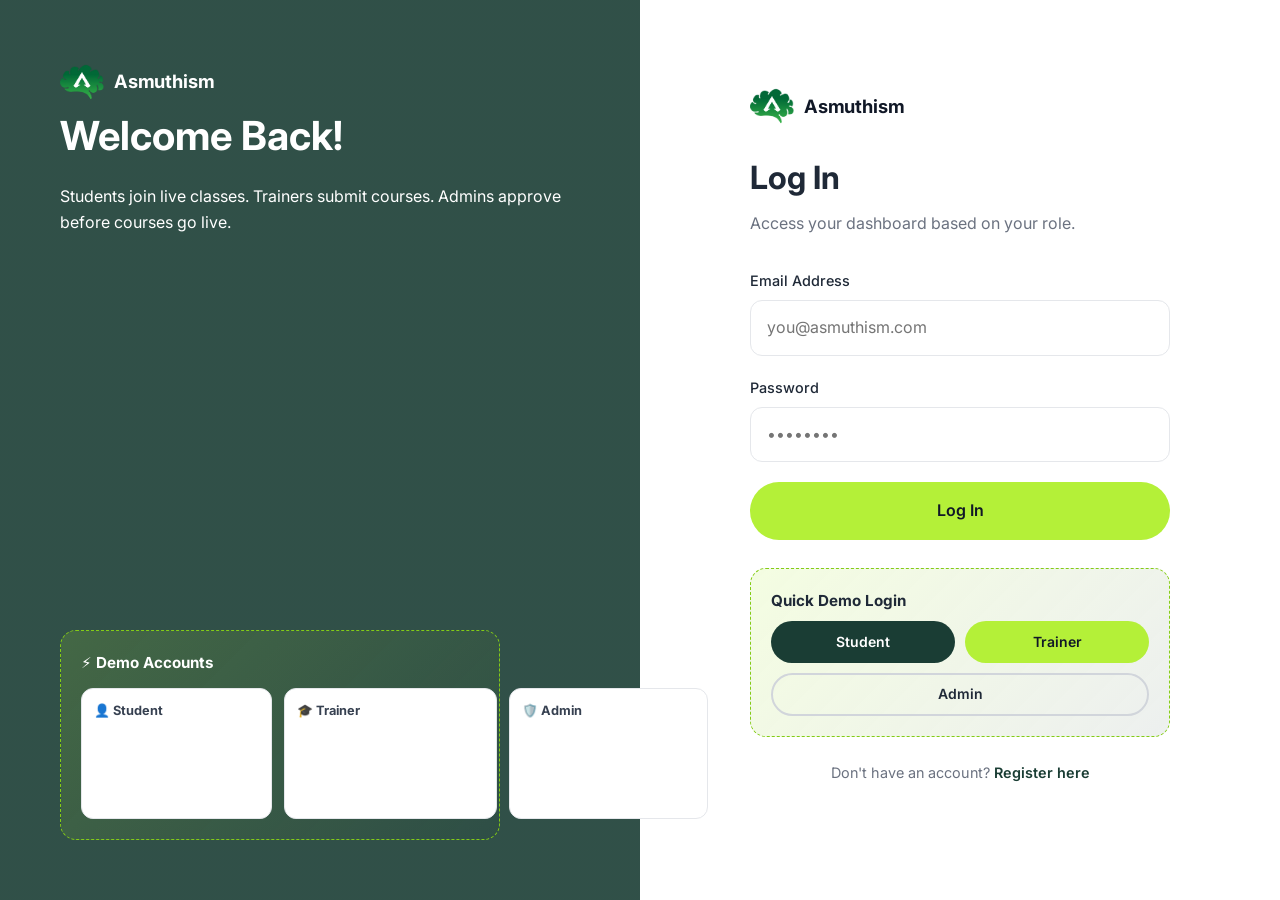
<file: admin.html>
<!DOCTYPE html>
<html lang="en">
<head>
  <meta charset="UTF-8">
  <meta name="viewport" content="width=device-width, initial-scale=1.0">
  <title>Admin Portal | Asmuthism</title>
  <link rel="icon" href="assets/logo-icon.png" type="image/png">
  <link rel="preconnect" href="https://fonts.googleapis.com">
  <link rel="preconnect" href="https://fonts.gstatic.com" crossorigin>
  <link href="https://fonts.googleapis.com/css2?family=Inter:wght@400;500;600;700&display=swap" rel="stylesheet">
  <link rel="stylesheet" href="css/styles.css">
</head>
<body class="dashboard-page admin-page portal-layout">
  <aside id="portal-sidebar" class="portal-sidebar"></aside>
  <div class="portal-main">
    <header class="site-header portal-header">
      <div class="header-inner">
        <button type="button" class="portal-mobile-menu" onclick="document.body.classList.toggle('portal-sidebar-open')">☰</button>
        <h2 class="portal-header-title">Admin Portal</h2>
        <div class="header-actions">
          <span class="role-badge role-badge--admin">🛡️ Admin</span>
          <button onclick="logout()" class="btn btn-outline btn-sm">Log Out</button>
        </div>
      </div>
    </header>
    <main class="portal-content" id="admin-root">
      <div class="container">
        <div class="dash-hero dash-hero--admin portal-fade-in">
          <div class="dash-hero-content">
            <p class="dash-hero-label">Admin Portal</p>
            <h1>Platform Control Center</h1>
            <p class="dash-hero-sub">Manage courses, trainers, student limits, payments oversight, and platform settings.</p>
          </div>
          <div class="dash-hero-stats dash-hero-stats--6">
            <div class="dash-hero-stat"><strong id="admin-stat-pending">0</strong><span>Pending</span></div>
            <div class="dash-hero-stat"><strong id="admin-stat-approved">0</strong><span>Approved</span></div>
            <div class="dash-hero-stat"><strong id="admin-stat-rejected">0</strong><span>Rejected</span></div>
            <div class="dash-hero-stat"><strong id="admin-stat-total">0</strong><span>Total</span></div>
            <div class="dash-hero-stat"><strong id="admin-stat-trainers">0</strong><span>Trainers</span></div>
            <div class="dash-hero-stat"><strong id="admin-stat-sessions">0</strong><span>Sessions</span></div>
          </div>
        </div>

        <section class="admin-panel active" data-panel="overview">
          <div id="admin-overview"></div>
        </section>

        <section class="admin-panel" data-panel="pending">
          <h2 class="admin-section-title">Courses awaiting approval</h2>
          <div id="pending-queue" class="admin-review-list"></div>
        </section>

        <section class="admin-panel" data-panel="all">
          <div class="admin-toolbar">
            <h2 class="admin-section-title">All courses</h2>
            <input type="search" id="admin-course-search" class="admin-search" placeholder="Search courses, trainers, categories…">
          </div>
          <div class="admin-table-wrap">
            <table class="admin-table">
              <thead>
                <tr>
                  <th>Course</th>
                  <th>Status</th>
                  <th>Enrolled / Limit</th>
                  <th>Price</th>
                  <th>Submitted By</th>
                  <th>Actions</th>
                </tr>
              </thead>
              <tbody id="admin-courses-body"></tbody>
            </table>
          </div>
        </section>

        <section class="admin-panel" data-panel="trainers">
          <h2 class="admin-section-title">Registered trainers</h2>
          <div id="admin-trainers-list" class="admin-trainers-grid"></div>
        </section>

        <section class="admin-panel" data-panel="applications">
          <h2 class="admin-section-title">Trainer applications</h2>
          <div id="admin-applications-list" class="admin-applications-list"></div>
        </section>

        <section class="admin-panel" data-panel="create-trainer">
          <h2 class="admin-section-title">Create trainer account</h2>
          <p class="admin-panel-desc">Trainers cannot self-register. Create accounts here after reviewing applications.</p>
          <form id="create-trainer-form" class="admin-settings-form portal-card-animate">
            <div class="form-row-2">
              <div class="form-group">
                <label>Full name</label>
                <input type="text" name="name" required placeholder="Jane Trainer">
              </div>
              <div class="form-group">
                <label>Email</label>
                <input type="email" name="email" required placeholder="trainer@example.com">
              </div>
            </div>
            <div class="form-group">
              <label>Temporary password</label>
              <input type="text" name="password" required minlength="6" placeholder="Min. 6 characters">
            </div>
            <button type="submit" class="btn btn-lime">Create Trainer Account</button>
          </form>
        </section>

        <section class="admin-panel" data-panel="live">
          <h2 class="admin-section-title">Live session activity</h2>
          <div id="admin-live-list" class="admin-live-grid"></div>
        </section>

        <section class="admin-panel" data-panel="settings">
          <h2 class="admin-section-title">Platform customization</h2>
          <form id="platform-settings-form" class="admin-settings-form portal-card-animate">
            <div class="form-row-2">
              <div class="form-group">
                <label>Site name</label>
                <input type="text" name="siteName" required>
              </div>
              <div class="form-group">
                <label>Tagline</label>
                <input type="text" name="tagline" required>
              </div>
            </div>
            <div class="form-group">
              <label>Hero title</label>
              <input type="text" name="heroTitle" required>
            </div>
            <div class="form-group">
              <label>Hero subtitle</label>
              <textarea name="heroSubtitle" rows="3" required></textarea>
            </div>
            <div class="form-row-2">
              <div class="form-group">
                <label>Contact email</label>
                <input type="email" name="contactEmail" required>
              </div>
              <div class="form-group">
                <label>Announcement banner (optional)</label>
                <input type="text" name="announcement" placeholder="e.g. New live cohort starting Monday!">
              </div>
            </div>
            <label class="checkbox-label">
              <input type="checkbox" name="maintenanceMode">
              Maintenance mode (shows notice to users)
            </label>
            <button type="submit" class="btn btn-lime">Save Settings</button>
          </form>
        </section>
      </div>
    </main>
  </div>

  <div id="admin-edit-modal" class="portal-modal hidden" aria-hidden="true">
    <div class="portal-modal-backdrop" data-close-modal></div>
    <div class="portal-modal-dialog">
      <button type="button" class="portal-modal-close" data-close-modal>✕</button>
      <h2>Edit Course</h2>
      <form id="admin-edit-form" class="admin-settings-form">
        <input type="hidden" name="courseId">
        <div class="form-group">
          <label>Title</label>
          <input type="text" name="title" required>
        </div>
        <div class="form-row-2">
          <div class="form-group">
            <label>Category</label>
            <select name="category" id="admin-edit-category"></select>
          </div>
          <div class="form-group">
            <label>Status</label>
            <select name="status">
              <option value="approved">Approved</option>
              <option value="pending">Pending</option>
              <option value="rejected">Rejected</option>
            </select>
          </div>
        </div>
        <div class="form-row-2">
          <div class="form-group">
            <label>Price ($)</label>
            <input type="number" name="price" min="0" step="1" required>
          </div>
          <div class="form-group">
            <label>Student limit (admin only)</label>
            <input type="number" name="studentLimit" min="1" placeholder="Leave empty for unlimited">
            <small class="form-hint">Only admins can set enrollment caps.</small>
          </div>
        </div>
        <div class="form-row-2">
          <div class="form-group">
            <label>Duration</label>
            <input type="text" name="duration">
          </div>
          <div class="form-group">
            <label>Level</label>
            <input type="text" name="level">
          </div>
        </div>
        <div class="form-group">
          <label>Description</label>
          <textarea name="description" rows="3" required></textarea>
        </div>
        <div class="form-group">
          <label>Cover image URL</label>
          <input type="url" name="image">
        </div>
        <div class="form-group">
          <label>Curriculum (module | lessons)</label>
          <textarea name="modulesText" rows="4"></textarea>
        </div>
        <div class="portal-modal-actions">
          <button type="button" class="btn btn-outline" data-close-modal>Cancel</button>
          <button type="submit" class="btn btn-lime">Save Changes</button>
        </div>
      </form>
    </div>
  </div>

  <button class="scroll-top" aria-label="Scroll to top">↑</button>

  <script src="js/data.js"></script>
  <script src="js/course-store.js"></script>
  <script src="js/platform-settings.js"></script>
  <script src="js/trainer-applications.js"></script>
  <script src="js/demo.js"></script>
  <script src="js/app.js"></script>
  <script src="js/portal-sidebar.js"></script>
  <script src="js/live.js"></script>
  <script src="js/admin.js"></script>
  <script src="js/auth.js"></script>
</body>
</html>
</file>
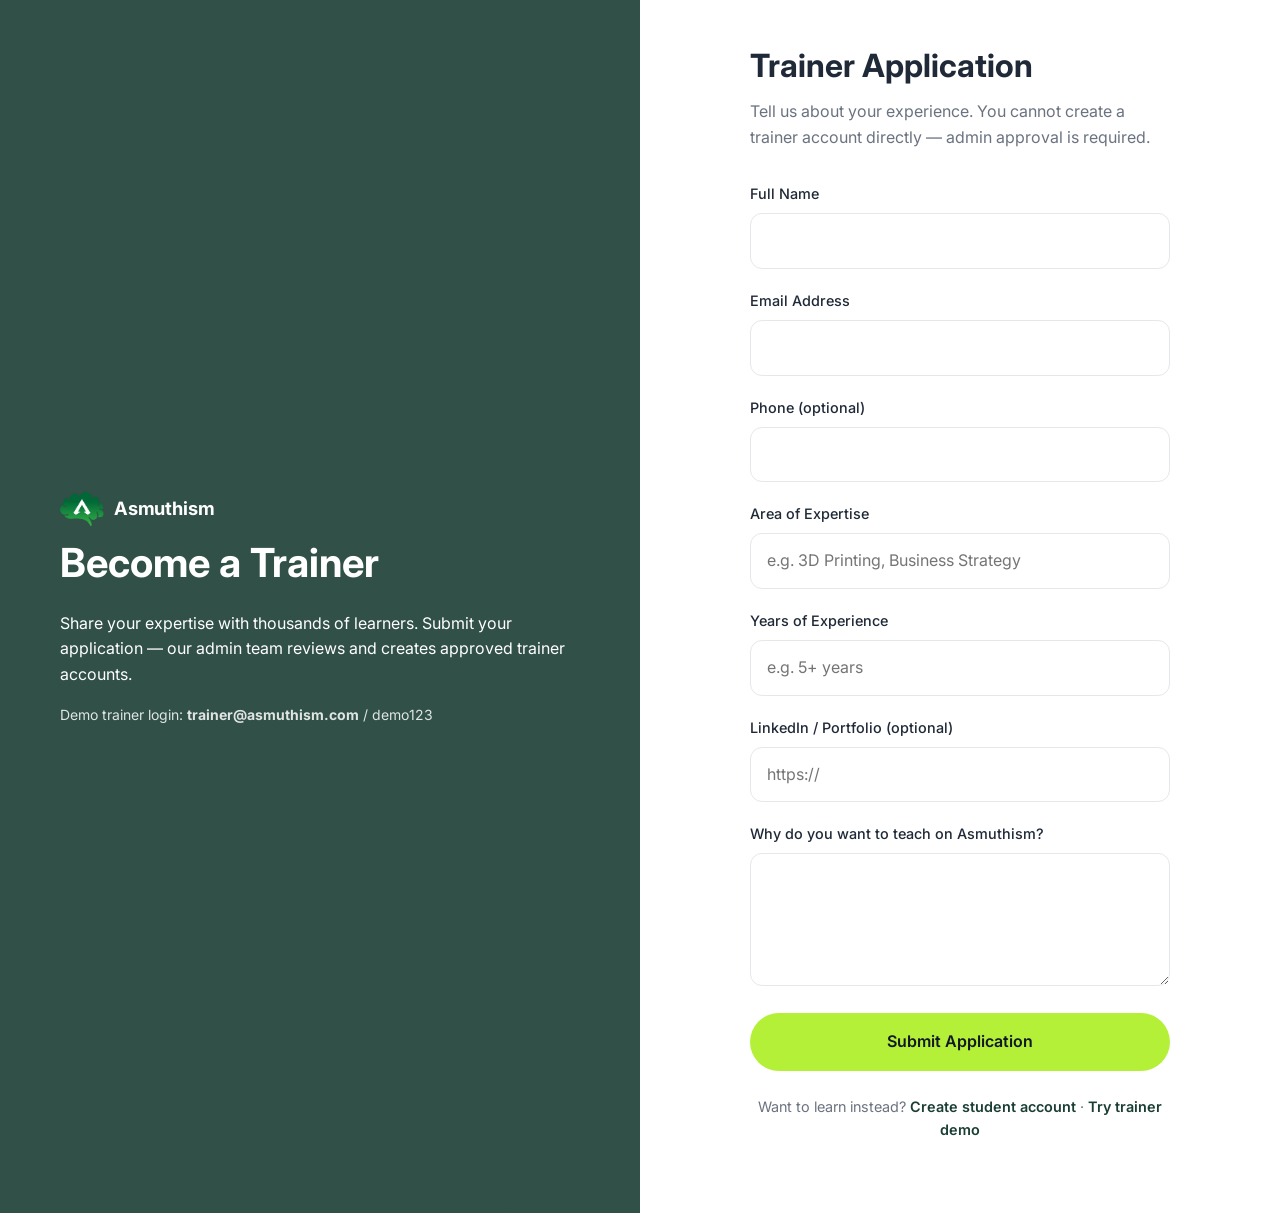
<file: apply-trainer.html>
<!DOCTYPE html>
<html lang="en">
<head>
  <meta charset="UTF-8">
  <meta name="viewport" content="width=device-width, initial-scale=1.0">
  <title>Apply as Trainer | Asmuthism</title>
  <link rel="icon" href="assets/logo-icon.png" type="image/png">
  <link rel="preconnect" href="https://fonts.googleapis.com">
  <link rel="preconnect" href="https://fonts.gstatic.com" crossorigin>
  <link href="https://fonts.googleapis.com/css2?family=Inter:wght@400;500;600;700&display=swap" rel="stylesheet">
  <link rel="stylesheet" href="css/styles.css">
</head>
<body>
  <div class="auth-page">
    <div class="auth-visual">
      <a href="index.html" class="logo logo--brand logo--light" aria-label="Asmuthism Home">
        <img src="assets/logo-icon.png" alt="Asmuthism" class="logo-icon-img">
        <span class="logo-wordmark"><span class="logo-name">Asmuthism</span></span>
      </a>
      <h2>Become a Trainer</h2>
      <p>Share your expertise with thousands of learners. Submit your application — our admin team reviews and creates approved trainer accounts.</p>
      <p style="margin-top:16px;font-size:0.875rem;opacity:0.85">Demo trainer login: <strong>trainer@asmuthism.com</strong> / demo123</p>
    </div>
    <div class="auth-form-wrap">
      <form class="auth-form" id="trainer-apply-form">
        <h1>Trainer Application</h1>
        <p>Tell us about your experience. You cannot create a trainer account directly — admin approval is required.</p>
        <div class="form-group">
          <label for="name">Full Name</label>
          <input type="text" id="name" name="name" required>
        </div>
        <div class="form-group">
          <label for="email">Email Address</label>
          <input type="email" id="email" name="email" required>
        </div>
        <div class="form-group">
          <label for="phone">Phone (optional)</label>
          <input type="tel" id="phone" name="phone">
        </div>
        <div class="form-group">
          <label for="expertise">Area of Expertise</label>
          <input type="text" id="expertise" name="expertise" placeholder="e.g. 3D Printing, Business Strategy" required>
        </div>
        <div class="form-group">
          <label for="experience">Years of Experience</label>
          <input type="text" id="experience" name="experience" placeholder="e.g. 5+ years">
        </div>
        <div class="form-group">
          <label for="linkedin">LinkedIn / Portfolio (optional)</label>
          <input type="url" id="linkedin" name="linkedin" placeholder="https://">
        </div>
        <div class="form-group">
          <label for="bio">Why do you want to teach on Asmuthism?</label>
          <textarea id="bio" name="bio" rows="4" required></textarea>
        </div>
        <button type="submit" class="btn btn-lime btn-lg">Submit Application</button>
        <p class="auth-switch">Want to learn instead? <a href="register.html">Create student account</a> · <a href="login.html?demo=trainer">Try trainer demo</a></p>
      </form>
    </div>
  </div>

  <script src="js/data.js"></script>
  <script src="js/trainer-applications.js"></script>
  <script src="js/app.js"></script>
  <script>
    document.getElementById("trainer-apply-form").addEventListener("submit", (e) => {
      e.preventDefault();
      const form = e.target;
      const result = submitTrainerApplication({
        name: form.name.value,
        email: form.email.value,
        phone: form.phone.value,
        expertise: form.expertise.value,
        experience: form.experience.value,
        linkedin: form.linkedin.value,
        bio: form.bio.value,
      });
      if (result.error) {
        showAlert(form, result.error);
        return;
      }
      form.innerHTML = `
        <div class="apply-success">
          <div class="dash-empty-icon">✅</div>
          <h1>Application Submitted!</h1>
          <p>Thank you, ${result.application.name}. Our admin team will review your application and contact you at <strong>${result.application.email}</strong>.</p>
          <a href="index.html" class="btn btn-lime btn-lg" style="margin-top:24px">Back to Home</a>
        </div>`;
    });
  </script>
</body>
</html>
</file>
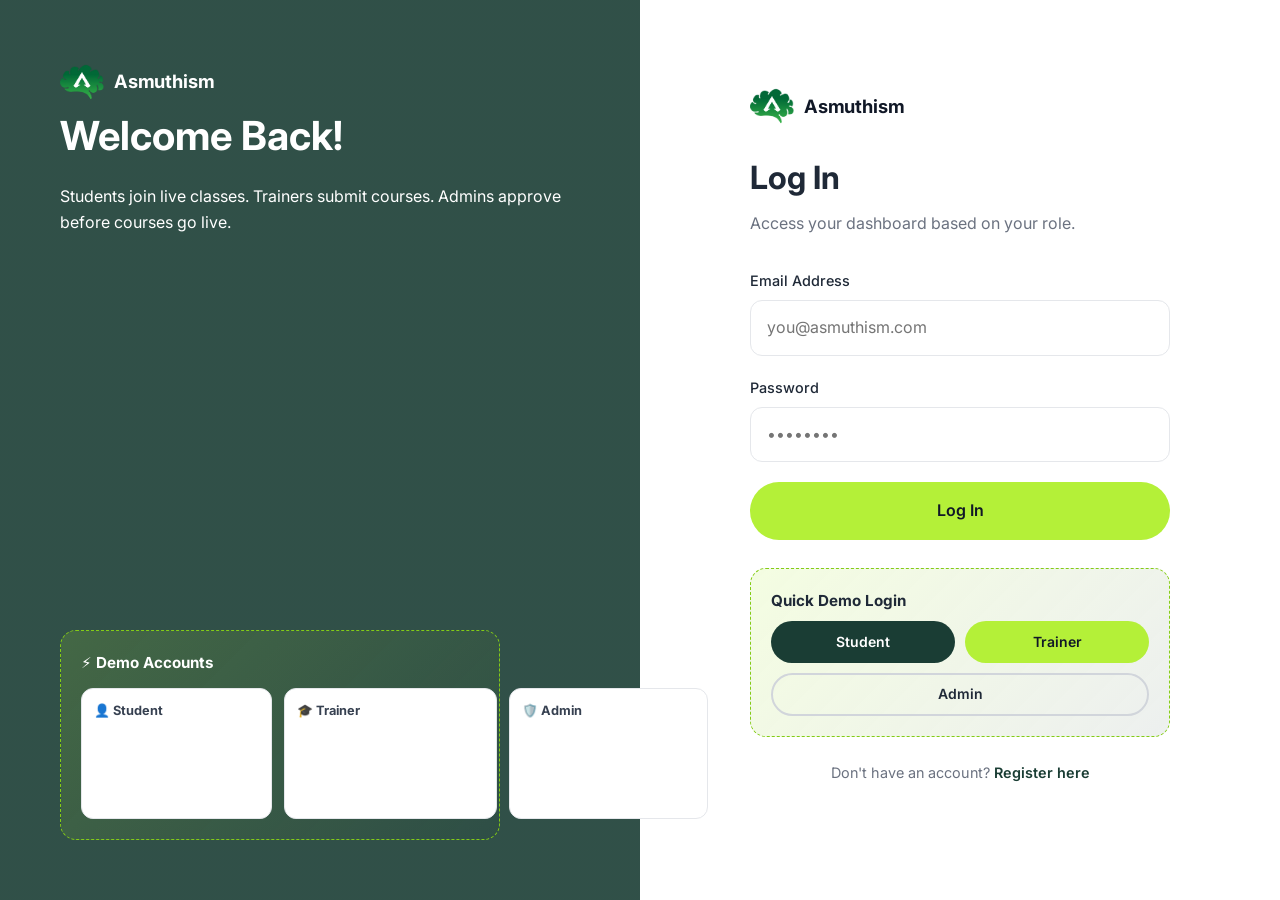
<file: checkout.html>
<!DOCTYPE html>
<html lang="en">
<head>
  <meta charset="UTF-8">
  <meta name="viewport" content="width=device-width, initial-scale=1.0">
  <title>Checkout | Asmuthism</title>
  <link rel="icon" href="assets/logo-icon.png" type="image/png">
  <link rel="preconnect" href="https://fonts.googleapis.com">
  <link rel="preconnect" href="https://fonts.gstatic.com" crossorigin>
  <link href="https://fonts.googleapis.com/css2?family=Inter:wght@400;500;600;700&display=swap" rel="stylesheet">
  <link rel="stylesheet" href="css/styles.css">
</head>
<body class="checkout-page">
  <header class="site-header">
    <div class="header-inner">
      <a href="index.html" class="logo logo--brand" aria-label="Asmuthism Home">
        <img src="assets/logo-icon.png" alt="Asmuthism" class="logo-icon-img">
        <span class="logo-wordmark"><span class="logo-name">Asmuthism</span></span>
      </a>
      <div class="header-actions">
        <a href="courses.html" class="btn btn-outline btn-sm">Continue Shopping</a>
      </div>
    </div>
  </header>

  <section class="checkout-layout">
    <div class="container checkout-container">
      <div class="checkout-steps" id="checkout-steps">
        <div class="checkout-step active" data-step="1"><span>1</span> Review</div>
        <div class="checkout-step" data-step="2"><span>2</span> Payment</div>
        <div class="checkout-step" data-step="3"><span>3</span> Confirmation</div>
      </div>

      <div class="checkout-grid">
        <div class="checkout-main">
          <div id="checkout-step-review" class="checkout-step-panel active">
            <h1>Review your order</h1>
            <div id="checkout-items"></div>
            <button type="button" id="checkout-next-payment" class="btn btn-lime btn-lg" style="margin-top:24px">Continue to Payment →</button>
          </div>

          <div id="checkout-step-payment" class="checkout-step-panel">
            <h1>Payment details</h1>
            <p class="checkout-secure-note">🔒 Secure demo checkout — use test card <strong>4242 4242 4242 4242</strong></p>
            <form id="checkout-form">
              <div class="form-group">
                <label>Cardholder Name</label>
                <input type="text" name="cardName" placeholder="John Doe" required>
              </div>
              <div class="form-group">
                <label>Card Number</label>
                <input type="text" name="cardNumber" placeholder="4242 4242 4242 4242" required maxlength="19">
              </div>
              <div class="form-row-2">
                <div class="form-group">
                  <label>Expiry (MM/YY)</label>
                  <input type="text" name="cardExpiry" placeholder="12/28" required maxlength="5">
                </div>
                <div class="form-group">
                  <label>CVV</label>
                  <input type="text" name="cardCvv" placeholder="123" required maxlength="4">
                </div>
              </div>
              <div class="checkout-pay-actions">
                <button type="button" id="checkout-back-review" class="btn btn-outline">← Back</button>
                <button type="submit" class="btn btn-lime btn-lg">Pay Now</button>
              </div>
            </form>
          </div>

          <div id="checkout-step-confirm" class="checkout-step-panel">
            <div id="checkout-confirmation"></div>
          </div>
        </div>

        <aside class="order-summary" id="order-summary">
          <h3>Order Summary</h3>
          <div id="order-summary-items"></div>
          <div class="order-total">
            <span>Total</span>
            <span id="order-total">$0</span>
          </div>
          <p class="order-note">Lifetime access to all purchased courses.</p>
        </aside>
      </div>
    </div>
  </section>

  <script src="js/data.js"></script>
  <script src="js/course-store.js"></script>
  <script src="js/platform-settings.js"></script>
  <script src="js/demo.js"></script>
  <script src="js/app.js"></script>
  <script src="js/payments.js"></script>
  <script src="js/auth.js"></script>
</body>
</html>
</file>
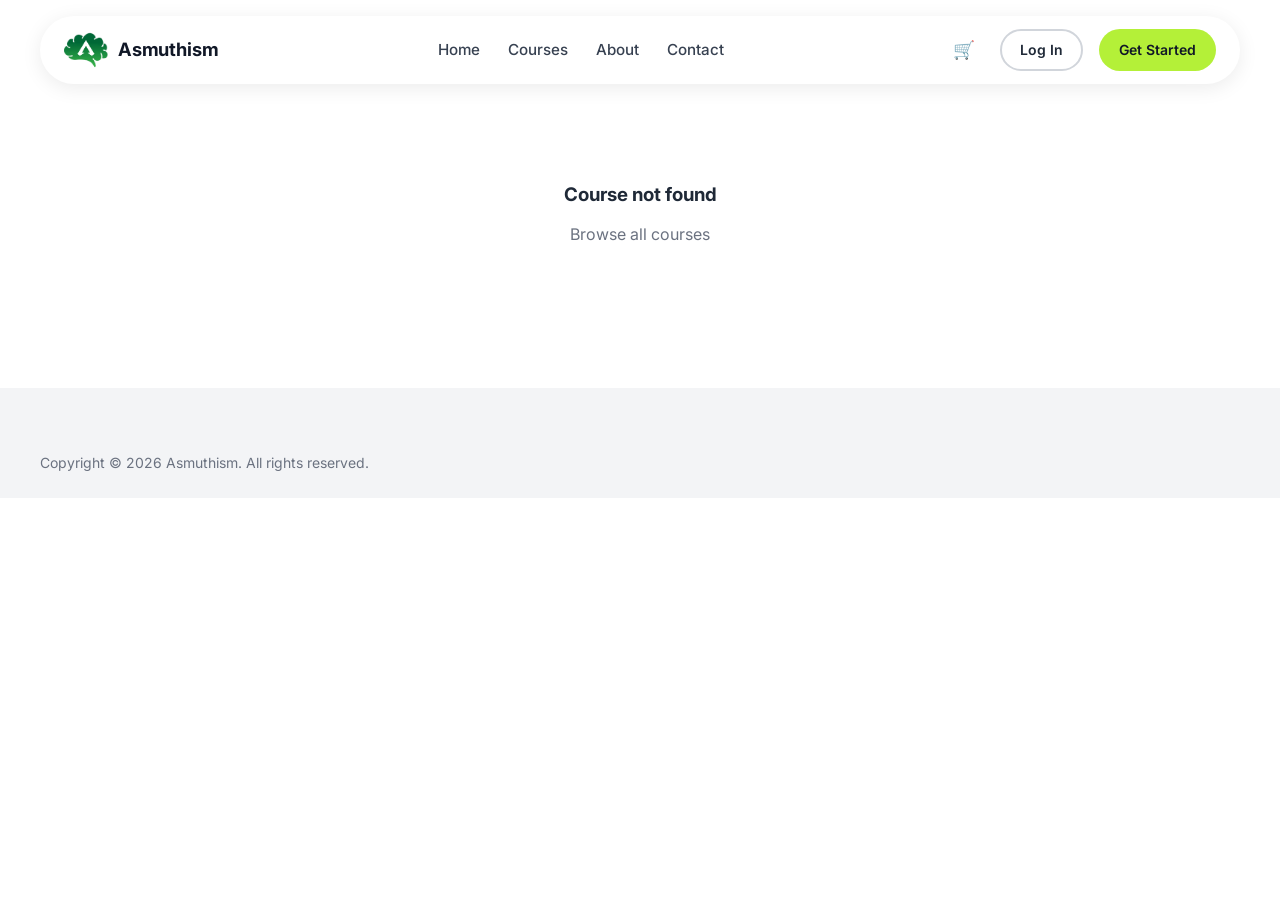
<file: course-detail.html>
<!DOCTYPE html>
<html lang="en">
<head>
  <meta charset="UTF-8">
  <meta name="viewport" content="width=device-width, initial-scale=1.0">
  <title>Course Details | Asmuthism</title>
  <link rel="icon" href="assets/logo-icon.png" type="image/png">
  <link rel="preconnect" href="https://fonts.googleapis.com">
  <link rel="preconnect" href="https://fonts.gstatic.com" crossorigin>
  <link href="https://fonts.googleapis.com/css2?family=Inter:wght@400;500;600;700&display=swap" rel="stylesheet">
  <link rel="stylesheet" href="css/styles.css">
</head>
<body>
  <header class="site-header">
    <div class="header-inner">
      <a href="index.html" class="logo logo--brand" aria-label="Asmuthism Home">
        <img src="assets/logo-icon.png" alt="Asmuthism" class="logo-icon-img">
        <span class="logo-wordmark"><span class="logo-name">Asmuthism</span></span>
      </a>
      <nav class="nav-links">
        <a href="index.html">Home</a>
        <a href="courses.html" class="active">Courses</a>
        <a href="dashboard.html" class="nav-dashboard hidden">Dashboard</a>
        <a href="admin.html" class="nav-admin hidden">Admin</a>
        <a href="index.html#about">About</a>
        <a href="index.html#newsletter">Contact</a>
      </nav>
      <div class="header-actions">
        <a href="checkout.html" class="icon-btn cart-link" aria-label="Cart">
          🛒
          <span class="cart-count hidden">0</span>
        </a>
        <a href="login.html" class="btn btn-outline btn-sm login-link">Log In</a>
        <a href="register.html" class="btn btn-lime btn-sm get-started-btn">Get Started</a>
        <button class="mobile-toggle" aria-label="Menu">☰</button>
      </div>
    </div>
  </header>
  <div class="mobile-backdrop" aria-hidden="true"></div>

  <section class="detail-layout">
    <div class="container" id="detail-content"></div>
  </section>

  <footer class="site-footer">
    <div class="container">
      <div class="footer-bottom" style="border-top:none;padding-top:0">
        <p>Copyright © 2026 Asmuthism. All rights reserved.</p>
      </div>
    </div>
  </footer>

  <button class="scroll-top" aria-label="Scroll to top">↑</button>

  <script src="js/data.js"></script>
  <script src="js/course-store.js"></script>
  <script src="js/platform-settings.js"></script>
  <script src="js/demo.js"></script>
  <script src="js/app.js"></script>
  <script src="js/courses.js"></script>
  <script src="js/animations.js"></script>
</body>
</html>
</file>
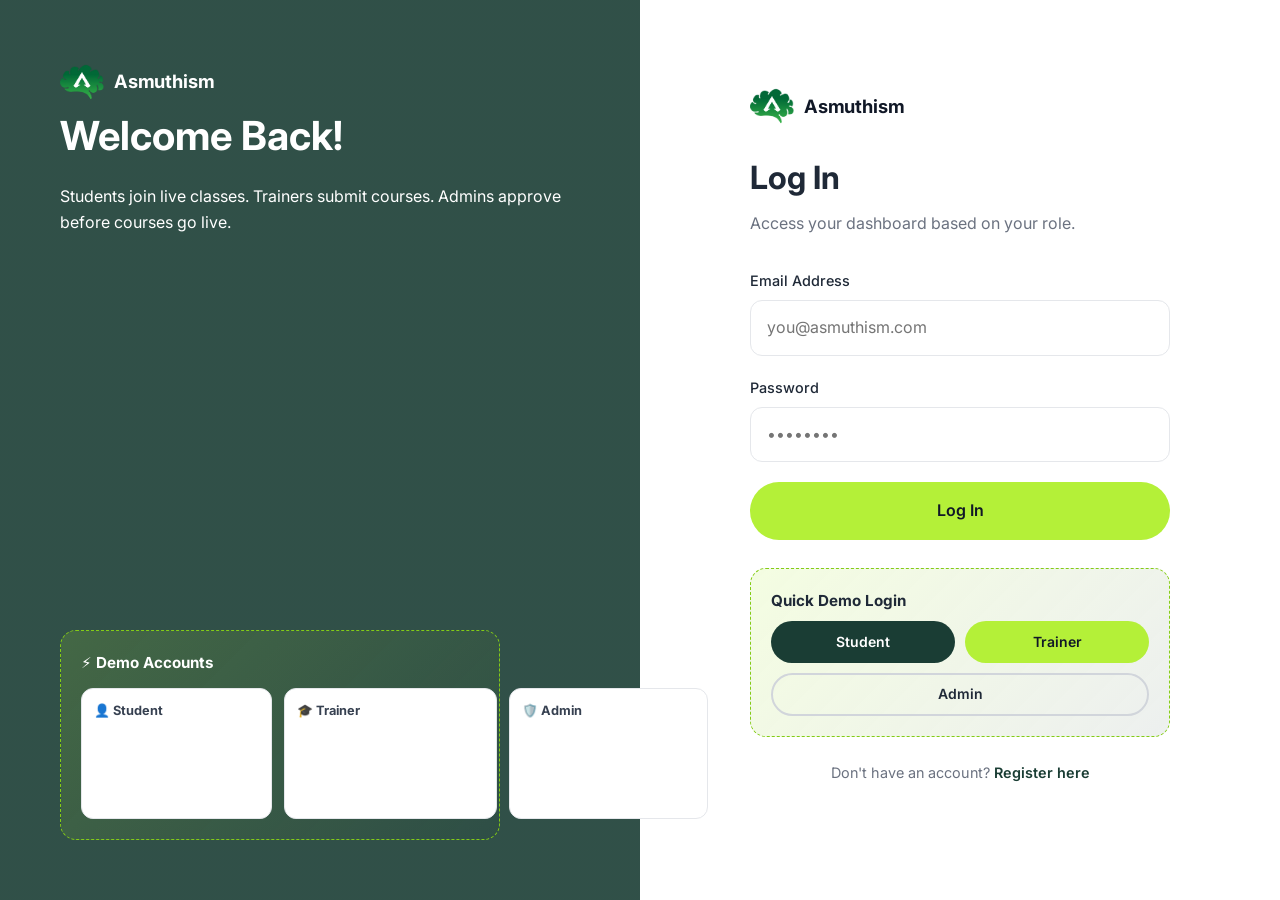
<file: dashboard.html>
<!DOCTYPE html>
<html lang="en">
<head>
  <meta charset="UTF-8">
  <meta name="viewport" content="width=device-width, initial-scale=1.0">
  <title>Dashboard | Asmuthism</title>
  <link rel="icon" href="assets/logo-icon.png" type="image/png">
  <link rel="preconnect" href="https://fonts.googleapis.com">
  <link rel="preconnect" href="https://fonts.gstatic.com" crossorigin>
  <link href="https://fonts.googleapis.com/css2?family=Inter:wght@400;500;600;700&display=swap" rel="stylesheet">
  <link rel="stylesheet" href="css/styles.css">
</head>
<body class="dashboard-page portal-layout">
  <aside id="portal-sidebar" class="portal-sidebar"></aside>
  <div class="portal-main">
    <header class="site-header portal-header">
      <div class="header-inner">
        <button type="button" class="portal-mobile-menu" onclick="document.body.classList.toggle('portal-sidebar-open')">☰</button>
        <h2 class="portal-header-title" id="portal-header-title">Dashboard</h2>
        <div class="header-actions">
          <a href="checkout.html" class="icon-btn cart-link" aria-label="Cart">🛒 <span class="cart-count hidden">0</span></a>
          <span id="role-badge" class="role-badge hidden"></span>
          <button onclick="logout()" class="btn btn-outline btn-sm">Log Out</button>
        </div>
      </div>
    </header>
    <main class="portal-content">
      <div class="container">
        <div id="dashboard-root"></div>
      </div>
    </main>
  </div>

  <button class="scroll-top" aria-label="Scroll to top">↑</button>

  <script src="js/data.js"></script>
  <script src="js/course-store.js"></script>
  <script src="js/platform-settings.js"></script>
  <script src="js/demo.js"></script>
  <script src="js/app.js"></script>
  <script src="js/portal-sidebar.js"></script>
  <script src="js/live.js"></script>
  <script src="js/auth.js"></script>
  <script src="js/animations.js"></script>
</body>
</html>
</file>
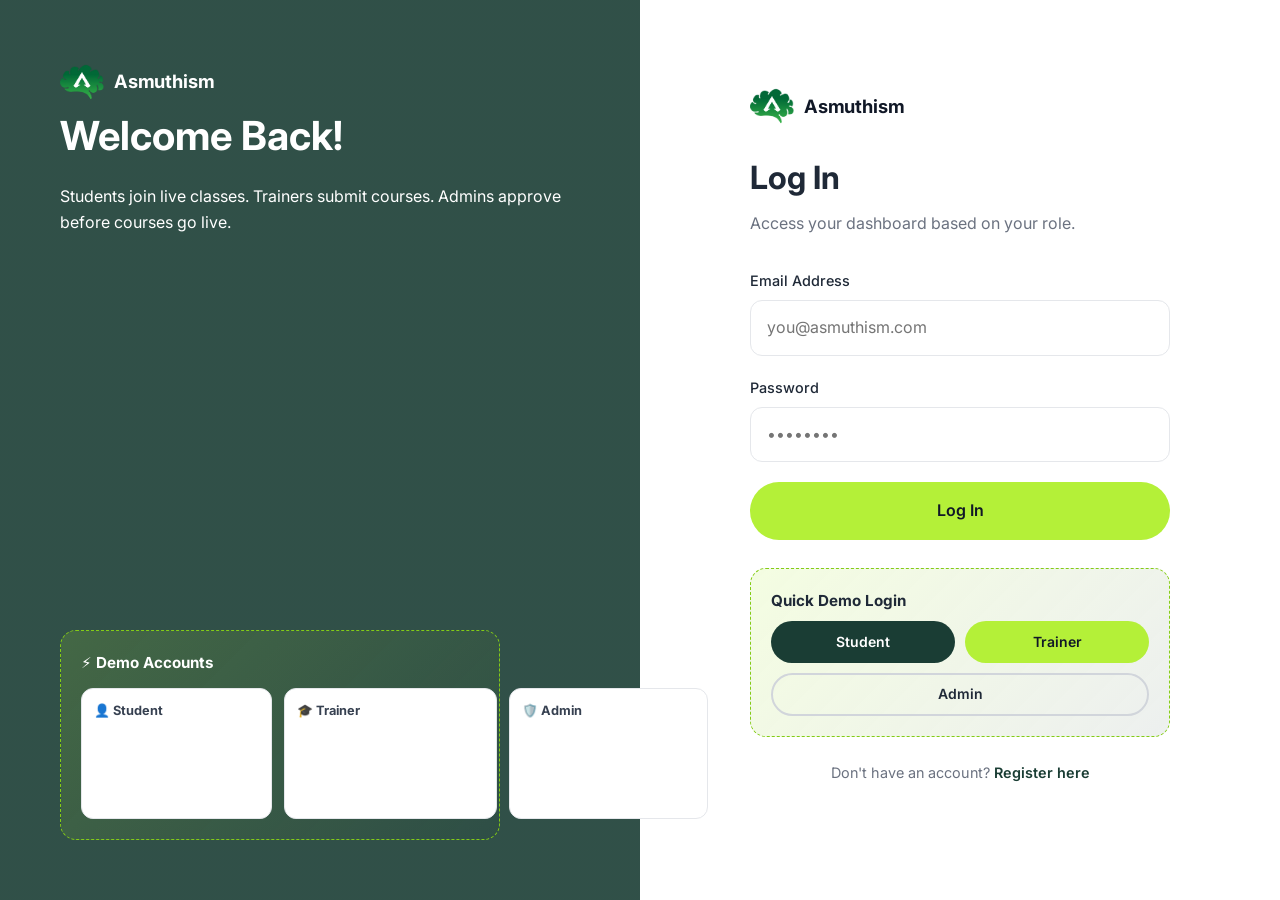
<file: login.html>
<!DOCTYPE html>
<html lang="en">
<head>
  <meta charset="UTF-8">
  <meta name="viewport" content="width=device-width, initial-scale=1.0">
  <title>Log In | Asmuthism</title>
  <link rel="icon" href="assets/logo-icon.png" type="image/png">
  <link rel="preconnect" href="https://fonts.googleapis.com">
  <link rel="preconnect" href="https://fonts.gstatic.com" crossorigin>
  <link href="https://fonts.googleapis.com/css2?family=Inter:wght@400;500;600;700&display=swap" rel="stylesheet">
  <link rel="stylesheet" href="css/styles.css">
</head>
<body>
  <div class="auth-page">
    <div class="auth-visual">
      <a href="index.html" class="logo logo--brand logo--light" aria-label="Asmuthism Home">
        <img src="assets/logo-icon.png" alt="Asmuthism" class="logo-icon-img">
        <span class="logo-wordmark"><span class="logo-name">Asmuthism</span></span>
      </a>
      <h2>Welcome Back!</h2>
      <p>Students join live classes. Trainers submit courses. Admins approve before courses go live.</p>
      <div class="demo-login-box" style="margin-top:auto;max-width:440px">
        <h3>⚡ Demo Accounts</h3>
        <div class="demo-split demo-split--3">
          <div class="demo-cred-block">
            <h4>👤 Student</h4>
            <span class="demo-cred-pill demo-cred-pill--dark">demo@asmuthism.com</span>
            <span class="demo-cred-pill demo-cred-pill--dark">demo123</span>
          </div>
          <div class="demo-cred-block">
            <h4>🎓 Trainer</h4>
            <span class="demo-cred-pill demo-cred-pill--dark">trainer@asmuthism.com</span>
            <span class="demo-cred-pill demo-cred-pill--dark">demo123</span>
          </div>
          <div class="demo-cred-block">
            <h4>🛡️ Admin</h4>
            <span class="demo-cred-pill demo-cred-pill--dark">admin@asmuthism.com</span>
            <span class="demo-cred-pill demo-cred-pill--dark">demo123</span>
          </div>
        </div>
      </div>
    </div>
    <div class="auth-form-wrap">
      <form class="auth-form" id="login-form">
        <a href="index.html" class="logo logo--brand" style="margin-bottom:24px" aria-label="Asmuthism Home">
          <img src="assets/logo-icon.png" alt="Asmuthism" class="logo-icon-img">
        <span class="logo-wordmark"><span class="logo-name">Asmuthism</span></span>
        </a>
        <h1>Log In</h1>
        <p>Access your dashboard based on your role.</p>
        <div class="form-group">
          <label for="email">Email Address</label>
          <input type="email" id="email" name="email" placeholder="you@asmuthism.com" required>
        </div>
        <div class="form-group">
          <label for="password">Password</label>
          <input type="password" id="password" name="password" placeholder="••••••••" required>
        </div>
        <button type="submit" class="btn btn-lime btn-lg">Log In</button>

        <div class="demo-login-box">
          <h3>Quick Demo Login</h3>
          <div class="demo-actions">
            <button type="button" id="demo-login-btn" class="btn btn-dark btn-sm">Student</button>
            <button type="button" id="demo-trainer-btn" class="btn btn-lime btn-sm">Trainer</button>
            <button type="button" id="demo-admin-btn" class="btn btn-outline btn-sm">Admin</button>
          </div>
        </div>

        <p class="auth-switch">Don't have an account? <a href="register.html">Register here</a></p>
      </form>
    </div>
  </div>

  <script src="js/data.js"></script>
  <script src="js/course-store.js"></script>
  <script src="js/platform-settings.js"></script>
  <script src="js/demo.js"></script>
  <script src="js/app.js"></script>
  <script src="js/auth.js"></script>
</body>
</html>
</file>
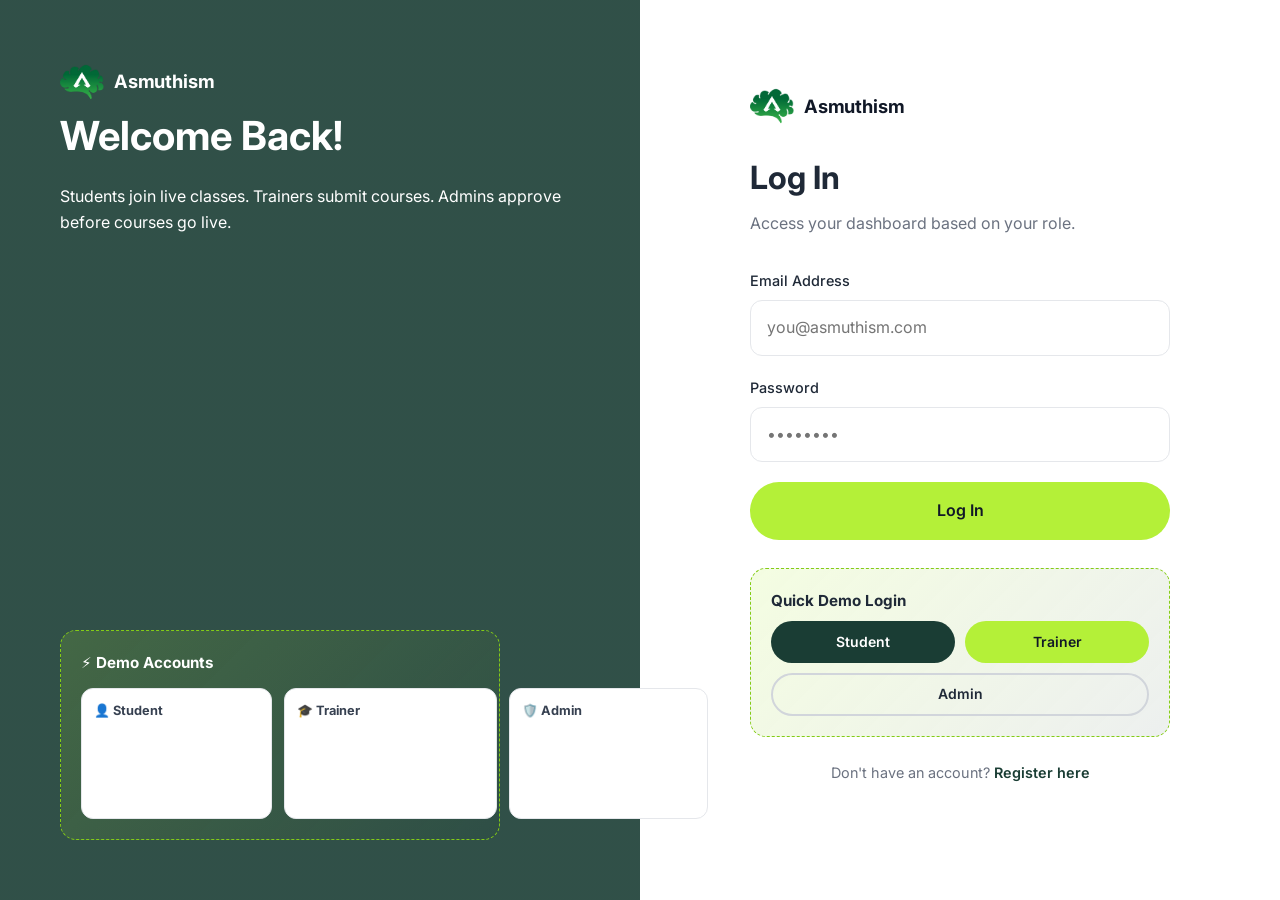
<file: payments.html>
<!DOCTYPE html>
<html lang="en">
<head>
  <meta charset="UTF-8">
  <meta name="viewport" content="width=device-width, initial-scale=1.0">
  <title>Payment History | Asmuthism</title>
  <link rel="icon" href="assets/logo-icon.png" type="image/png">
  <link rel="preconnect" href="https://fonts.googleapis.com">
  <link rel="preconnect" href="https://fonts.gstatic.com" crossorigin>
  <link href="https://fonts.googleapis.com/css2?family=Inter:wght@400;500;600;700&display=swap" rel="stylesheet">
  <link rel="stylesheet" href="css/styles.css">
</head>
<body class="dashboard-page portal-layout">
  <aside id="portal-sidebar" class="portal-sidebar"></aside>
  <div class="portal-main">
    <header class="site-header portal-header">
      <div class="header-inner">
        <button type="button" class="portal-mobile-menu" onclick="document.body.classList.toggle('portal-sidebar-open')">☰</button>
        <h2 class="portal-header-title">Payments</h2>
        <div class="header-actions">
          <a href="checkout.html" class="icon-btn cart-link" aria-label="Cart">🛒 <span class="cart-count hidden">0</span></a>
        </div>
      </div>
    </header>
    <main class="portal-content">
      <div class="container">
        <div id="payments-root"></div>
      </div>
    </main>
  </div>

  <script src="js/data.js"></script>
  <script src="js/course-store.js"></script>
  <script src="js/platform-settings.js"></script>
  <script src="js/demo.js"></script>
  <script src="js/app.js"></script>
  <script src="js/portal-sidebar.js"></script>
  <script src="js/payments.js"></script>
  <script src="js/auth.js"></script>
</body>
</html>
</file>
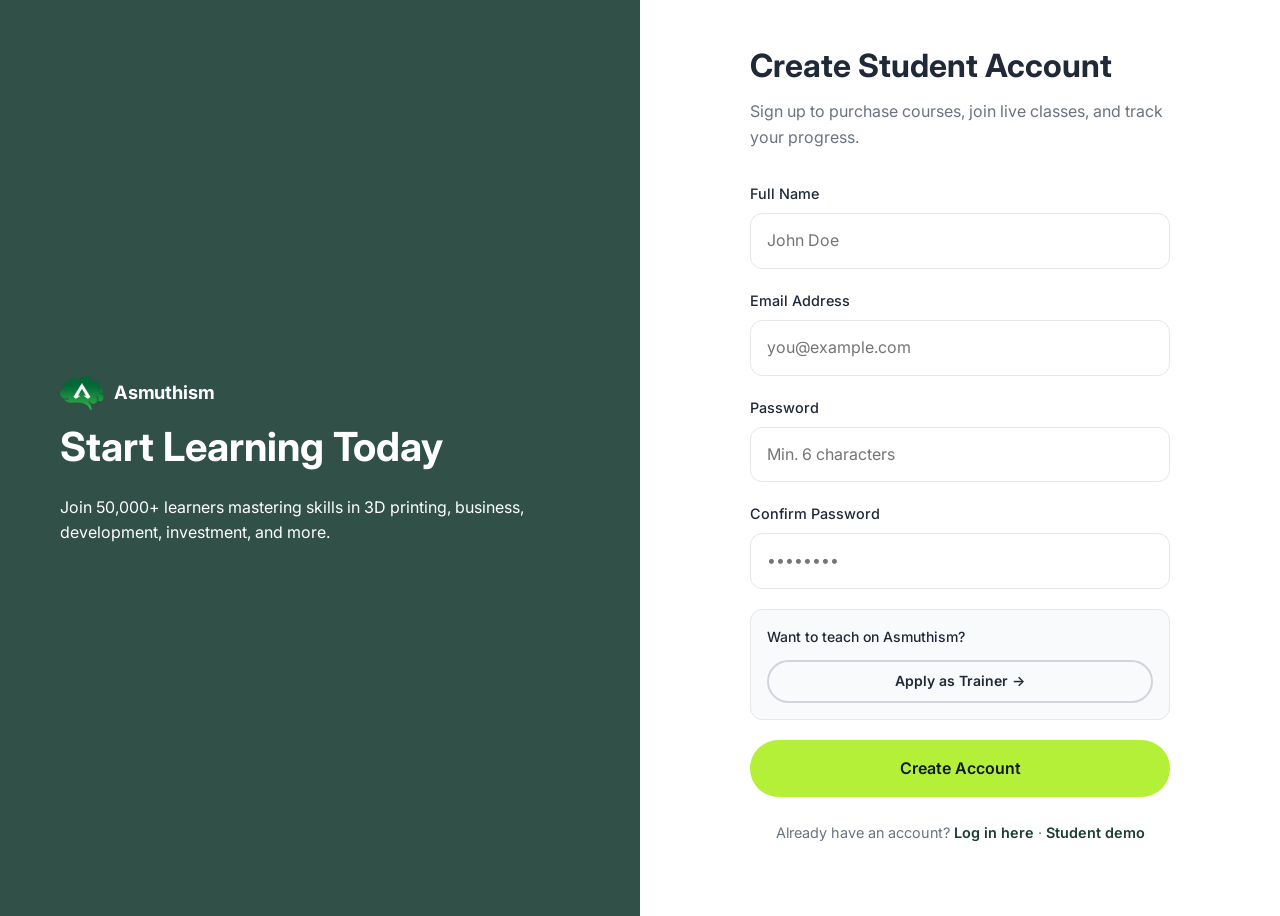
<file: register.html>
<!DOCTYPE html>
<html lang="en">
<head>
  <meta charset="UTF-8">
  <meta name="viewport" content="width=device-width, initial-scale=1.0">
  <title>Register | Asmuthism</title>
  <link rel="icon" href="assets/logo-icon.png" type="image/png">
  <link rel="preconnect" href="https://fonts.googleapis.com">
  <link rel="preconnect" href="https://fonts.gstatic.com" crossorigin>
  <link href="https://fonts.googleapis.com/css2?family=Inter:wght@400;500;600;700&display=swap" rel="stylesheet">
  <link rel="stylesheet" href="css/styles.css">
</head>
<body>
  <div class="auth-page">
    <div class="auth-visual">
      <a href="index.html" class="logo logo--brand logo--light" aria-label="Asmuthism Home">
        <img src="assets/logo-icon.png" alt="Asmuthism" class="logo-icon-img">
        <span class="logo-wordmark"><span class="logo-name">Asmuthism</span></span>
      </a>
      <h2>Start Learning Today</h2>
      <p>Join 50,000+ learners mastering skills in 3D printing, business, development, investment, and more.</p>
    </div>
    <div class="auth-form-wrap">
      <form class="auth-form" id="register-form">
        <h1>Create Student Account</h1>
        <p>Sign up to purchase courses, join live classes, and track your progress.</p>
        <div class="form-group">
          <label for="name">Full Name</label>
          <input type="text" id="name" name="name" placeholder="John Doe" required>
        </div>
        <div class="form-group">
          <label for="email">Email Address</label>
          <input type="email" id="email" name="email" placeholder="you@example.com" required>
        </div>
        <div class="form-group">
          <label for="password">Password</label>
          <input type="password" id="password" name="password" placeholder="Min. 6 characters" required>
        </div>
        <div class="form-group">
          <label for="confirm">Confirm Password</label>
          <input type="password" id="confirm" name="confirm" placeholder="••••••••" required>
        </div>
        <div class="trainer-apply-banner">
          <p>Want to teach on Asmuthism?</p>
          <a href="apply-trainer.html" class="btn btn-outline btn-sm">Apply as Trainer →</a>
        </div>
        <button type="submit" class="btn btn-lime btn-lg">Create Account</button>
        <p class="auth-switch">Already have an account? <a href="login.html">Log in here</a> · <a href="login.html?demo=1">Student demo</a></p>
      </form>
    </div>
  </div>

  <script src="js/data.js"></script>
  <script src="js/course-store.js"></script>
  <script src="js/platform-settings.js"></script>
  <script src="js/demo.js"></script>
  <script src="js/app.js"></script>
  <script src="js/auth.js"></script>
</body>
</html>
</file>
<file: css/styles.css>
:root {
  --green-dark: #1a3d34;
  --green-darker: #143028;
  --green-mid: #245a4a;
  --green-light: #2d6b58;
  --lime: #b4f038;
  --lime-hover: #a3e635;
  --lime-dark: #84cc16;
  --white: #ffffff;
  --gray-50: #f9fafb;
  --gray-100: #f3f4f6;
  --gray-200: #e5e7eb;
  --gray-300: #d1d5db;
  --gray-400: #9ca3af;
  --gray-500: #6b7280;
  --gray-600: #4b5563;
  --gray-700: #374151;
  --gray-800: #1f2937;
  --gray-900: #111827;
  --shadow-sm: 0 1px 2px rgba(0, 0, 0, 0.05);
  --shadow: 0 4px 20px rgba(0, 0, 0, 0.08);
  --shadow-lg: 0 10px 40px rgba(0, 0, 0, 0.12);
  --radius-sm: 8px;
  --radius: 12px;
  --radius-lg: 16px;
  --radius-xl: 24px;
  --radius-pill: 999px;
  --font: "Inter", system-ui, -apple-system, sans-serif;
  --container: 1200px;
  --header-height: 80px;
}

*,
*::before,
*::after {
  box-sizing: border-box;
  margin: 0;
  padding: 0;
}

html {
  scroll-behavior: smooth;
}

body {
  font-family: var(--font);
  color: var(--gray-800);
  background: var(--white);
  line-height: 1.6;
  overflow-x: hidden;
}

img {
  max-width: 100%;
  display: block;
}

a {
  color: inherit;
  text-decoration: none;
}

ul {
  list-style: none;
}

button,
input,
select,
textarea {
  font: inherit;
}

.container {
  width: min(var(--container), calc(100% - 48px));
  margin-inline: auto;
}

.section-tag {
  display: inline-block;
  padding: 6px 16px;
  background: var(--gray-100);
  border-radius: var(--radius-pill);
  font-size: 12px;
  font-weight: 600;
  letter-spacing: 0.08em;
  text-transform: uppercase;
  color: var(--gray-500);
  margin-bottom: 16px;
}

.section-title {
  font-size: clamp(2rem, 4vw, 2.75rem);
  font-weight: 700;
  line-height: 1.15;
  color: var(--gray-900);
  margin-bottom: 16px;
}

.section-subtitle {
  font-size: 1.05rem;
  color: var(--gray-500);
  max-width: 640px;
}

.text-center {
  text-align: center;
}

.text-center .section-subtitle {
  margin-inline: auto;
}

/* Header */
.site-header {
  position: fixed;
  top: 16px;
  left: 0;
  right: 0;
  z-index: 1000;
  padding-inline: 24px;
}

.header-inner {
  max-width: var(--container);
  margin-inline: auto;
  background: var(--white);
  border-radius: var(--radius-pill);
  box-shadow: var(--shadow);
  padding: 12px 24px;
  display: flex;
  align-items: center;
  justify-content: space-between;
  gap: 24px;
  position: relative;
  transition: padding 0.3s ease, box-shadow 0.3s ease, background 0.3s ease;
}

.site-header.scrolled .header-inner {
  padding: 10px 20px;
  box-shadow: var(--shadow-lg);
  background: rgba(255, 255, 255, 0.96);
  backdrop-filter: blur(12px);
}

.logo {
  display: flex;
  align-items: center;
  gap: 10px;
  font-weight: 700;
  font-size: 1.25rem;
  color: var(--gray-900);
  flex-shrink: 0;
}

.logo-img {
  height: 44px;
  width: auto;
  display: block;
}

.logo--brand {
  gap: 10px;
}

.logo--light .logo-img {
  height: 52px;
}

.logo-icon {
  width: 36px;
  height: 36px;
  background: var(--lime);
  border-radius: 50%;
  display: grid;
  place-items: center;
  font-size: 18px;
}

.nav-links {
  display: flex;
  align-items: center;
  gap: 28px;
}

.nav-links a {
  font-size: 0.95rem;
  font-weight: 500;
  color: var(--gray-700);
  transition: color 0.2s;
}

.nav-links a:hover,
.nav-links a.active {
  color: var(--green-dark);
}

.header-actions {
  display: flex;
  align-items: center;
  gap: 16px;
}

.icon-btn {
  width: 40px;
  height: 40px;
  border: none;
  background: transparent;
  border-radius: 50%;
  cursor: pointer;
  display: inline-flex;
  align-items: center;
  justify-content: center;
  color: var(--gray-700);
  font-size: 1.1rem;
  text-decoration: none;
  position: relative;
  flex-shrink: 0;
  transition: background 0.2s, transform 0.2s;
}

.icon-btn:hover {
  background: var(--gray-100);
  transform: scale(1.05);
}

.btn {
  display: inline-flex;
  align-items: center;
  justify-content: center;
  gap: 8px;
  padding: 12px 24px;
  border-radius: var(--radius-pill);
  font-weight: 600;
  font-size: 0.95rem;
  border: 2px solid transparent;
  cursor: pointer;
  transition: all 0.2s;
  white-space: nowrap;
}

.btn-lime {
  background: var(--lime);
  color: var(--gray-900);
}

.btn-lime:hover {
  background: var(--lime-hover);
  transform: translateY(-1px);
}

.btn-white {
  background: var(--white);
  color: var(--gray-900);
}

.btn-white:hover {
  background: var(--gray-100);
}

.btn-outline {
  background: transparent;
  border-color: var(--gray-300);
  color: var(--gray-800);
}

.btn-outline:hover {
  border-color: var(--green-dark);
  color: var(--green-dark);
}

.btn-dark {
  background: var(--green-dark);
  color: var(--white);
}

.btn-dark:hover {
  background: var(--green-darker);
}

.btn-sm {
  padding: 8px 18px;
  font-size: 0.875rem;
}

.btn-lg {
  padding: 14px 32px;
  font-size: 1rem;
}

.hero-demo-btn {
  border-color: rgba(255, 255, 255, 0.45);
  color: var(--white);
  background: rgba(255, 255, 255, 0.08);
}

.hero-demo-btn:hover {
  background: rgba(255, 255, 255, 0.18);
  border-color: var(--lime);
  color: var(--white);
}

.mobile-toggle {
  display: none;
  background: none;
  border: none;
  font-size: 1.5rem;
  cursor: pointer;
}

/* Hero */
.hero {
  background: var(--green-dark);
  padding: 140px 0 100px;
  position: relative;
  overflow: hidden;
  min-height: 90vh;
  display: flex;
  align-items: center;
}

.hero-bg-layers {
  position: absolute;
  inset: 0;
  pointer-events: none;
  overflow: hidden;
}

.hero-layer {
  position: absolute;
  border-radius: 50%;
  filter: blur(60px);
  opacity: 0.35;
  will-change: transform;
}

.hero-layer-1 {
  width: 420px;
  height: 420px;
  background: var(--lime);
  top: -80px;
  right: -60px;
}

.hero-layer-2 {
  width: 320px;
  height: 320px;
  background: #4ade80;
  bottom: 40px;
  left: -80px;
  opacity: 0.2;
}

.hero-layer-3 {
  width: 200px;
  height: 200px;
  background: rgba(255, 255, 255, 0.15);
  top: 40%;
  left: 55%;
}

.hero::before {
  content: "";
  position: absolute;
  inset: 0;
  background:
    radial-gradient(circle at 20% 80%, rgba(180, 240, 56, 0.08) 0%, transparent 50%),
    url("data:image/svg+xml,%3Csvg width='60' height='60' viewBox='0 0 60 60' xmlns='http://www.w3.org/2000/svg'%3E%3Cpath d='M30 0 Q45 15 30 30 Q15 45 0 30 Q15 15 30 0' fill='none' stroke='rgba(255,255,255,0.04)' stroke-width='1'/%3E%3C/svg%3E");
  opacity: 0.6;
}

.hero-wave {
  position: absolute;
  bottom: -1px;
  left: 0;
  right: 0;
  height: 80px;
  background: var(--white);
  clip-path: ellipse(55% 100% at 50% 100%);
}

.hero-content {
  position: relative;
  z-index: 1;
  text-align: center;
  max-width: 900px;
  margin-inline: auto;
  will-change: transform, opacity;
  transition: opacity 0.1s linear;
}

.hero h1 {
  font-size: clamp(2.5rem, 5vw, 3.75rem);
  font-weight: 700;
  color: var(--white);
  line-height: 1.1;
  margin-bottom: 20px;
}

.hero p {
  font-size: 1.1rem;
  color: rgba(255, 255, 255, 0.85);
  max-width: 680px;
  margin: 0 auto 32px;
}

.hero-actions {
  display: flex;
  gap: 16px;
  justify-content: center;
  flex-wrap: wrap;
  margin-bottom: 48px;
}

.hero-avatars {
  display: flex;
  justify-content: center;
  flex-wrap: wrap;
  gap: 24px;
  margin-top: 20px;
}

.avatar-item {
  text-align: center;
  animation: float 4s ease-in-out infinite;
}

.avatar-item:nth-child(2) { animation-delay: 0.5s; }
.avatar-item:nth-child(3) { animation-delay: 1s; }
.avatar-item:nth-child(4) { animation-delay: 1.5s; }
.avatar-item:nth-child(5) { animation-delay: 2s; }

@keyframes float {
  0%, 100% { transform: translateY(0); }
  50% { transform: translateY(-10px); }
}

.avatar-item img {
  width: 72px;
  height: 72px;
  border-radius: 50%;
  border: 3px solid rgba(255, 255, 255, 0.3);
  object-fit: cover;
  margin-bottom: 8px;
}

.avatar-tag {
  display: inline-block;
  padding: 4px 12px;
  border-radius: var(--radius-pill);
  font-size: 12px;
  font-weight: 600;
}

.tag-green { background: #dcfce7; color: #166534; }
.tag-cyan { background: #cffafe; color: #0e7490; }
.tag-yellow { background: #fef9c3; color: #854d0e; }
.tag-orange { background: #ffedd5; color: #c2410c; }
.tag-purple { background: #f3e8ff; color: #7e22ce; }

/* Partners bar */
.partners-bar {
  position: relative;
  z-index: 2;
  margin-top: -40px;
  margin-bottom: 80px;
}

.partners-inner {
  background: var(--white);
  border-radius: var(--radius-lg);
  box-shadow: var(--shadow-lg);
  padding: 28px 40px;
  display: flex;
  align-items: center;
  justify-content: space-between;
  gap: 24px;
  flex-wrap: wrap;
}

.partner-logo {
  font-size: 1rem;
  font-weight: 700;
  color: var(--gray-400);
  letter-spacing: 0.02em;
  opacity: 0.7;
}

/* About section */
.about-section {
  padding: 80px 0;
}

.about-grid {
  display: grid;
  grid-template-columns: 1fr 1fr;
  gap: 60px;
  align-items: center;
}

.about-image {
  position: relative;
}

.about-image img {
  border-radius: var(--radius-lg);
  box-shadow: var(--shadow-lg);
  transform: rotate(-2deg);
}

.about-image::after {
  content: "";
  position: absolute;
  inset: 12px -12px -12px 12px;
  border: 2px solid var(--gray-200);
  border-radius: var(--radius-lg);
  z-index: -1;
}

.video-play {
  position: absolute;
  top: 50%;
  left: 50%;
  transform: translate(-50%, -50%);
  background: var(--lime);
  border: none;
  border-radius: var(--radius-pill);
  padding: 12px 24px;
  font-weight: 600;
  cursor: pointer;
  display: flex;
  align-items: center;
  gap: 8px;
  box-shadow: var(--shadow);
}

.feature-list {
  margin-top: 24px;
}

.feature-list li {
  display: flex;
  gap: 12px;
  margin-bottom: 16px;
  color: var(--gray-600);
}

.feature-list .check {
  width: 24px;
  height: 24px;
  background: var(--gray-100);
  border-radius: 50%;
  display: grid;
  place-items: center;
  flex-shrink: 0;
  font-size: 12px;
}

/* Stats */
.stats-grid {
  display: grid;
  grid-template-columns: repeat(4, 1fr);
  gap: 24px;
  margin-top: 60px;
}

.stat-card {
  background: var(--white);
  border: 1px solid var(--gray-200);
  border-radius: var(--radius);
  padding: 32px 24px;
  text-align: center;
  box-shadow: var(--shadow-sm);
}

.stat-card h3 {
  font-size: 2.5rem;
  font-weight: 700;
  color: var(--gray-900);
  margin-bottom: 4px;
}

.stat-card p {
  color: var(--gray-500);
  font-size: 0.95rem;
}

/* Marquee */
.marquee-wrap {
  overflow: hidden;
  margin: 40px 0;
}

.marquee-banner {
  background: var(--lime);
  padding: 16px 0;
  overflow: hidden;
  transform: rotate(-1deg);
  width: calc(100% + 40px);
  margin-left: -20px;
}

.marquee-track {
  display: flex;
  gap: 48px;
  animation: marquee 25s linear infinite;
  white-space: nowrap;
}

.marquee-track span {
  font-weight: 700;
  font-size: 1.1rem;
  color: var(--gray-900);
  display: inline-flex;
  align-items: center;
  gap: 24px;
}

.marquee-track span::after {
  content: "✦";
  font-size: 0.8rem;
}

@keyframes marquee {
  from { transform: translateX(0); }
  to { transform: translateX(-50%); }
}

/* Why choose us */
.why-section {
  padding: 80px 0;
  background: var(--gray-50);
}

.cards-grid-3 {
  display: grid;
  grid-template-columns: repeat(3, 1fr);
  gap: 24px;
  margin-top: 48px;
}

.feature-card {
  background: var(--white);
  border-radius: var(--radius-lg);
  padding: 32px;
  box-shadow: var(--shadow);
  transition: transform 0.2s;
}

.feature-card:hover {
  transform: translateY(-4px);
}

.feature-icon {
  width: 48px;
  height: 48px;
  background: var(--lime);
  border-radius: 50%;
  display: grid;
  place-items: center;
  font-size: 1.25rem;
  margin-bottom: 20px;
}

.feature-card h3 {
  font-size: 1.25rem;
  margin-bottom: 12px;
}

.feature-card p {
  color: var(--gray-500);
  font-size: 0.95rem;
  margin-bottom: 16px;
}

.learn-more {
  color: var(--gray-800);
  font-weight: 600;
  font-size: 0.9rem;
  display: inline-flex;
  align-items: center;
  gap: 6px;
}

.learn-more:hover {
  color: var(--green-dark);
}

/* Dual CTA section */
.dual-cta {
  position: relative;
  padding: 100px 0 120px;
  background:
    linear-gradient(rgba(26, 61, 52, 0.85), rgba(26, 61, 52, 0.85)),
    url("https://images.unsplash.com/photo-1522071820081-009f0129c71c?w=1600&q=80") center/cover;
  background-attachment: scroll;
  text-align: center;
  overflow: hidden;
}

.dual-cta .section-title {
  color: var(--white);
}

.dual-cards {
  display: grid;
  grid-template-columns: 1fr 1fr;
  gap: 24px;
  margin-top: 48px;
  position: relative;
  z-index: 1;
}

.dual-card {
  background: var(--white);
  border-radius: var(--radius-lg);
  padding: 40px 32px;
  box-shadow: var(--shadow-lg);
}

.dual-card h3 {
  font-size: 1.5rem;
  margin-bottom: 12px;
}

.dual-card p {
  color: var(--gray-500);
  margin-bottom: 24px;
}

.dual-card img {
  border-radius: var(--radius);
  margin-top: 24px;
  height: 200px;
  width: 100%;
  object-fit: cover;
}

/* Categories / Industries */
.categories-section {
  padding: 100px 0 80px;
}

.categories-grid {
  display: grid;
  grid-template-columns: repeat(4, 1fr);
  gap: 0;
  border: 1px solid var(--gray-200);
  border-radius: var(--radius-lg);
  overflow: hidden;
  margin-top: 48px;
}

.category-card {
  padding: 32px 24px;
  border-right: 1px solid var(--gray-200);
  border-bottom: 1px solid var(--gray-200);
  transition: background 0.2s, transform 0.25s ease;
  cursor: pointer;
  display: block;
  color: inherit;
}

.category-card:hover {
  background: var(--gray-50);
  transform: translateY(-3px);
}

.category-card:nth-child(4n) {
  border-right: none;
}

.category-icon {
  font-size: 2rem;
  margin-bottom: 16px;
}

.category-card h4 {
  font-size: 1.1rem;
  margin-bottom: 8px;
}

.category-card p {
  color: var(--gray-400);
  font-size: 0.875rem;
}

.view-all-wrap {
  text-align: center;
  margin-top: 32px;
}

/* How it works */
.how-section {
  background: var(--green-dark);
  padding: 80px 0;
  position: relative;
  overflow: hidden;
}

.how-section::before {
  content: "";
  position: absolute;
  inset: 0;
  background: url("data:image/svg+xml,%3Csvg width='60' height='60' viewBox='0 0 60 60' xmlns='http://www.w3.org/2000/svg'%3E%3Cpath d='M30 0 Q45 15 30 30 Q15 45 0 30 Q15 15 30 0' fill='none' stroke='rgba(255,255,255,0.05)' stroke-width='1'/%3E%3C/svg%3E");
}

.how-section .section-title {
  color: var(--white);
  text-align: center;
}

.tab-toggle {
  display: flex;
  justify-content: center;
  margin: 32px 0 48px;
  background: rgba(255, 255, 255, 0.1);
  border-radius: var(--radius-pill);
  padding: 4px;
  width: fit-content;
  margin-inline: auto;
}

.tab-btn {
  padding: 10px 28px;
  border: none;
  border-radius: var(--radius-pill);
  background: transparent;
  color: rgba(255, 255, 255, 0.7);
  font-weight: 600;
  cursor: pointer;
  transition: all 0.2s;
}

.tab-btn.active {
  background: var(--lime);
  color: var(--gray-900);
}

.steps-grid {
  display: grid;
  grid-template-columns: repeat(3, 1fr);
  gap: 24px;
  position: relative;
  z-index: 1;
}

.step-card {
  background: rgba(255, 255, 255, 0.08);
  border: 1px solid rgba(255, 255, 255, 0.12);
  border-radius: var(--radius-lg);
  padding: 32px;
}

.step-num {
  width: 40px;
  height: 40px;
  background: var(--lime);
  color: var(--gray-900);
  border-radius: 50%;
  display: grid;
  place-items: center;
  font-weight: 700;
  margin-bottom: 16px;
}

.step-card h4 {
  color: var(--white);
  font-size: 1.15rem;
  margin-bottom: 10px;
}

.step-card p {
  color: rgba(255, 255, 255, 0.75);
  font-size: 0.9rem;
}

/* Team */
.team-section {
  padding: 80px 0;
}

.team-grid {
  display: grid;
  grid-template-columns: repeat(4, 1fr);
  gap: 32px;
  margin-top: 48px;
}

.team-member {
  text-align: center;
}

.team-member img {
  width: 120px;
  height: 120px;
  border-radius: 50%;
  object-fit: cover;
  margin: 0 auto 16px;
  border: 3px solid var(--gray-100);
}

.team-member h4 {
  font-size: 1rem;
  margin-bottom: 4px;
}

.team-member p {
  color: var(--gray-500);
  font-size: 0.875rem;
}

/* News */
.news-section {
  padding: 80px 0;
  background: var(--gray-50);
}

.news-grid {
  display: grid;
  grid-template-columns: repeat(3, 1fr);
  gap: 24px;
  margin-top: 48px;
}

.news-card {
  border-radius: var(--radius-lg);
  overflow: hidden;
  position: relative;
  height: 320px;
  cursor: pointer;
}

.news-card img {
  width: 100%;
  height: 100%;
  object-fit: cover;
  transition: transform 0.3s;
}

.news-card:hover img {
  transform: scale(1.05);
}

.news-overlay {
  position: absolute;
  inset: 0;
  background: linear-gradient(transparent 40%, rgba(0, 0, 0, 0.85));
  display: flex;
  flex-direction: column;
  justify-content: flex-end;
  padding: 24px;
}

.news-date {
  color: rgba(255, 255, 255, 0.7);
  font-size: 0.8rem;
  margin-bottom: 8px;
}

.news-title {
  color: var(--white);
  font-size: 1.1rem;
  font-weight: 600;
  line-height: 1.4;
}

/* Newsletter */
.newsletter-section {
  padding: 80px 0;
  background:
    linear-gradient(rgba(26, 61, 52, 0.9), rgba(26, 61, 52, 0.9)),
    url("https://images.unsplash.com/photo-1552664730-d307ca884978?w=1600&q=80") center/cover;
  text-align: center;
}

.newsletter-section .section-title {
  color: var(--white);
  margin-bottom: 32px;
}

.newsletter-form {
  display: flex;
  max-width: 560px;
  margin: 0 auto 16px;
  background: var(--white);
  border-radius: var(--radius-pill);
  padding: 6px;
  box-shadow: var(--shadow-lg);
}

.newsletter-form input {
  flex: 1;
  border: none;
  padding: 14px 24px;
  background: transparent;
  outline: none;
}

.newsletter-form button {
  border: none;
}

.newsletter-note {
  color: rgba(255, 255, 255, 0.7);
  font-size: 0.875rem;
}

/* Footer */
.site-footer {
  background: var(--gray-100);
  padding: 64px 0 0;
}

.footer-grid {
  display: grid;
  grid-template-columns: 1.5fr repeat(4, 1fr);
  gap: 40px;
  padding-bottom: 48px;
}

.footer-brand p {
  color: var(--gray-500);
  font-size: 0.9rem;
  margin: 16px 0 24px;
  max-width: 280px;
}

.app-buttons {
  display: flex;
  gap: 12px;
  flex-wrap: wrap;
}

.app-btn {
  background: var(--gray-900);
  color: var(--white);
  padding: 8px 16px;
  border-radius: var(--radius-sm);
  font-size: 0.75rem;
  font-weight: 600;
}

.footer-col h5 {
  font-size: 0.95rem;
  margin-bottom: 20px;
}

.footer-col a {
  display: block;
  color: var(--gray-500);
  font-size: 0.875rem;
  margin-bottom: 12px;
  transition: color 0.2s;
}

.footer-col a:hover {
  color: var(--green-dark);
}

.footer-bottom {
  border-top: 1px solid var(--gray-200);
  padding: 24px 0;
  display: flex;
  align-items: center;
  justify-content: space-between;
  flex-wrap: wrap;
  gap: 16px;
}

.footer-bottom p {
  color: var(--gray-500);
  font-size: 0.875rem;
}

.social-links {
  display: flex;
  align-items: center;
  gap: 12px;
}

.social-links span {
  color: var(--gray-500);
  font-size: 0.875rem;
}

.social-icon {
  width: 32px;
  height: 32px;
  background: var(--gray-300);
  border-radius: 50%;
  display: grid;
  place-items: center;
  font-size: 0.75rem;
  transition: background 0.2s;
}

.social-icon:hover {
  background: var(--lime);
}

.scroll-top {
  position: fixed;
  bottom: 24px;
  right: 24px;
  width: 48px;
  height: 48px;
  background: var(--lime);
  border: none;
  border-radius: 50%;
  cursor: pointer;
  display: grid;
  place-items: center;
  font-size: 1.25rem;
  box-shadow: var(--shadow);
  z-index: 999;
  opacity: 0;
  visibility: hidden;
  transition: all 0.2s;
}

.scroll-top.visible {
  opacity: 1;
  visibility: visible;
}

/* Courses page */
.page-hero {
  background: var(--green-dark);
  padding: 140px 0 80px;
  text-align: center;
  color: var(--white);
}

.page-hero h1 {
  font-size: clamp(2rem, 4vw, 3rem);
  margin-bottom: 12px;
}

.page-hero p {
  color: rgba(255, 255, 255, 0.8);
  max-width: 600px;
  margin: 0 auto;
}

.courses-layout {
  padding: 60px 0 80px;
}

.courses-toolbar {
  display: flex;
  gap: 16px;
  flex-wrap: wrap;
  margin-bottom: 40px;
  align-items: center;
}

.search-box {
  flex: 1;
  min-width: 240px;
  position: relative;
}

.search-box input {
  width: 100%;
  padding: 14px 20px 14px 48px;
  border: 1px solid var(--gray-200);
  border-radius: var(--radius-pill);
  outline: none;
  transition: border-color 0.2s;
}

.search-box input:focus {
  border-color: var(--green-dark);
}

.search-box::before {
  content: "🔍";
  position: absolute;
  left: 18px;
  top: 50%;
  transform: translateY(-50%);
  font-size: 0.9rem;
}

.filter-chips {
  display: flex;
  gap: 8px;
  flex-wrap: wrap;
}

.chip {
  padding: 8px 18px;
  border: 1px solid var(--gray-200);
  border-radius: var(--radius-pill);
  background: var(--white);
  cursor: pointer;
  font-size: 0.875rem;
  font-weight: 500;
  transition: all 0.2s;
}

.chip.active,
.chip:hover {
  background: var(--green-dark);
  color: var(--white);
  border-color: var(--green-dark);
}

.courses-grid {
  display: grid;
  grid-template-columns: repeat(3, 1fr);
  gap: 28px;
}

.course-card {
  background: var(--white);
  border-radius: var(--radius-lg);
  overflow: hidden;
  box-shadow: var(--shadow);
  transition: transform 0.2s, box-shadow 0.2s;
  cursor: pointer;
}

.course-card:hover {
  transform: translateY(-4px);
  box-shadow: var(--shadow-lg);
}

.course-thumb {
  height: 200px;
  overflow: hidden;
  position: relative;
}

.course-thumb img {
  width: 100%;
  height: 100%;
  object-fit: cover;
}

.course-badge {
  position: absolute;
  top: 12px;
  left: 12px;
  background: var(--lime);
  padding: 4px 12px;
  border-radius: var(--radius-pill);
  font-size: 0.75rem;
  font-weight: 600;
}

.course-body {
  padding: 24px;
}

.course-meta {
  display: flex;
  gap: 12px;
  font-size: 0.8rem;
  color: var(--gray-500);
  margin-bottom: 10px;
}

.course-body h3 {
  font-size: 1.15rem;
  margin-bottom: 8px;
  line-height: 1.3;
}

.course-body p {
  color: var(--gray-500);
  font-size: 0.875rem;
  margin-bottom: 16px;
  display: -webkit-box;
  -webkit-line-clamp: 2;
  -webkit-box-orient: vertical;
  overflow: hidden;
}

.course-footer {
  display: flex;
  align-items: center;
  justify-content: space-between;
  padding-top: 16px;
  border-top: 1px solid var(--gray-100);
}

.course-price {
  font-size: 1.25rem;
  font-weight: 700;
  color: var(--green-dark);
}

.course-rating {
  font-size: 0.875rem;
  color: var(--gray-500);
}

/* Course detail */
.detail-layout {
  padding: 120px 0 80px;
}

.detail-grid {
  display: grid;
  grid-template-columns: 1fr 380px;
  gap: 48px;
  align-items: start;
}

.detail-main h1 {
  font-size: 2.25rem;
  margin-bottom: 16px;
}

.detail-meta {
  display: flex;
  gap: 20px;
  flex-wrap: wrap;
  margin-bottom: 24px;
  color: var(--gray-500);
  font-size: 0.9rem;
}

.detail-desc {
  color: var(--gray-600);
  margin-bottom: 32px;
  line-height: 1.8;
}

.curriculum {
  margin-top: 40px;
}

.curriculum h2 {
  font-size: 1.5rem;
  margin-bottom: 20px;
}

.module {
  border: 1px solid var(--gray-200);
  border-radius: var(--radius);
  margin-bottom: 12px;
  overflow: hidden;
}

.module-header {
  padding: 16px 20px;
  background: var(--gray-50);
  font-weight: 600;
  display: flex;
  justify-content: space-between;
}

.lesson-list li {
  padding: 12px 20px;
  border-top: 1px solid var(--gray-100);
  display: flex;
  align-items: center;
  gap: 12px;
  font-size: 0.9rem;
  color: var(--gray-600);
}

.lesson-list li::before {
  content: "▶";
  font-size: 0.6rem;
  color: var(--lime-dark);
}

.purchase-card {
  background: var(--white);
  border-radius: var(--radius-lg);
  box-shadow: var(--shadow-lg);
  overflow: hidden;
  position: sticky;
  top: 100px;
}

.purchase-card img {
  height: 220px;
  width: 100%;
  object-fit: cover;
}

.purchase-body {
  padding: 24px;
}

.purchase-price {
  font-size: 2rem;
  font-weight: 700;
  color: var(--green-dark);
  margin-bottom: 4px;
}

.purchase-body .btn {
  width: 100%;
  margin-top: 16px;
}

.purchase-features {
  margin-top: 24px;
}

.purchase-features li {
  display: flex;
  gap: 10px;
  margin-bottom: 10px;
  font-size: 0.875rem;
  color: var(--gray-600);
}

.purchase-features li::before {
  content: "✓";
  color: var(--lime-dark);
  font-weight: 700;
}

/* Auth pages */
.auth-page {
  min-height: 100vh;
  display: grid;
  grid-template-columns: 1fr 1fr;
}

.auth-visual {
  background:
    linear-gradient(rgba(26, 61, 52, 0.9), rgba(26, 61, 52, 0.9)),
    url("https://images.unsplash.com/photo-1516321318423-f06f85e504b3?w=1200&q=80") center/cover;
  display: flex;
  flex-direction: column;
  justify-content: center;
  padding: 60px;
  color: var(--white);
  min-height: 100vh;
}

.auth-visual h2 {
  font-size: 2.5rem;
  margin-bottom: 16px;
}

.auth-form-wrap {
  display: flex;
  align-items: center;
  justify-content: center;
  padding: 40px;
}

.auth-form {
  width: 100%;
  max-width: 420px;
}

.auth-form h1 {
  font-size: 2rem;
  margin-bottom: 8px;
}

.auth-form > p {
  color: var(--gray-500);
  margin-bottom: 32px;
}

.form-group {
  margin-bottom: 20px;
}

.form-group label {
  display: block;
  font-weight: 500;
  margin-bottom: 8px;
  font-size: 0.9rem;
}

.form-group input,
.form-group select,
.form-group textarea {
  width: 100%;
  padding: 14px 16px;
  border: 1px solid var(--gray-200);
  border-radius: var(--radius);
  outline: none;
  transition: border-color 0.2s;
}

.form-group input:focus,
.form-group select:focus,
.form-group textarea:focus {
  border-color: var(--green-dark);
}

.form-row {
  display: flex;
  justify-content: space-between;
  align-items: center;
  margin-bottom: 24px;
  font-size: 0.875rem;
}

.form-row a {
  color: var(--green-dark);
  font-weight: 500;
}

.auth-form .btn {
  width: 100%;
}

.auth-switch {
  text-align: center;
  margin-top: 24px;
  font-size: 0.9rem;
  color: var(--gray-500);
}

.auth-switch a {
  color: var(--green-dark);
  font-weight: 600;
}

.alert {
  padding: 12px 16px;
  border-radius: var(--radius);
  margin-bottom: 20px;
  font-size: 0.875rem;
}

.alert-error {
  background: #fef2f2;
  color: #b91c1c;
  border: 1px solid #fecaca;
}

.alert-success {
  background: #f0fdf4;
  color: #166534;
  border: 1px solid #bbf7d0;
}

/* Dashboard */
.dashboard-layout {
  padding: 120px 0 80px;
  background: var(--gray-50);
  min-height: 100vh;
}

.dashboard-header {
  display: flex;
  justify-content: space-between;
  align-items: center;
  margin-bottom: 40px;
  flex-wrap: wrap;
  gap: 16px;
}

.dashboard-grid {
  display: grid;
  grid-template-columns: 260px 1fr;
  gap: 32px;
}

.dashboard-sidebar {
  background: var(--white);
  border-radius: var(--radius-lg);
  padding: 24px;
  box-shadow: var(--shadow);
  height: fit-content;
}

.sidebar-nav a {
  display: flex;
  align-items: center;
  gap: 12px;
  padding: 12px 16px;
  border-radius: var(--radius);
  color: var(--gray-600);
  font-weight: 500;
  margin-bottom: 4px;
  transition: all 0.2s;
}

.sidebar-nav a.active,
.sidebar-nav a:hover {
  background: var(--green-dark);
  color: var(--white);
}

.dashboard-main {
  background: var(--white);
  border-radius: var(--radius-lg);
  padding: 32px;
  box-shadow: var(--shadow);
}

.stats-row {
  display: grid;
  grid-template-columns: repeat(3, 1fr);
  gap: 20px;
  margin-bottom: 32px;
}

.dash-stat {
  background: var(--gray-50);
  border-radius: var(--radius);
  padding: 24px;
}

.dash-stat h4 {
  color: var(--gray-500);
  font-size: 0.875rem;
  font-weight: 500;
  margin-bottom: 8px;
}

.dash-stat p {
  font-size: 1.75rem;
  font-weight: 700;
  color: var(--green-dark);
}

.enrolled-list {
  display: flex;
  flex-direction: column;
  gap: 16px;
}

.enrolled-item {
  display: flex;
  gap: 20px;
  padding: 20px;
  border: 1px solid var(--gray-200);
  border-radius: var(--radius);
  align-items: center;
}

.enrolled-item img {
  width: 120px;
  height: 80px;
  object-fit: cover;
  border-radius: var(--radius-sm);
}

.enrolled-info {
  flex: 1;
}

.enrolled-info h4 {
  margin-bottom: 4px;
}

.progress-bar {
  height: 8px;
  background: var(--gray-200);
  border-radius: var(--radius-pill);
  margin-top: 12px;
  overflow: hidden;
}

.progress-fill {
  height: 100%;
  background: var(--lime);
  border-radius: var(--radius-pill);
  transition: width 0.3s;
}

/* Checkout */
.checkout-layout {
  padding: 120px 0 80px;
}

.checkout-grid {
  display: grid;
  grid-template-columns: 1fr 400px;
  gap: 40px;
}

.order-summary {
  background: var(--gray-50);
  border-radius: var(--radius-lg);
  padding: 32px;
  height: fit-content;
  position: sticky;
  top: 100px;
}

.order-item {
  display: flex;
  gap: 16px;
  margin-bottom: 20px;
  padding-bottom: 20px;
  border-bottom: 1px solid var(--gray-200);
}

.order-item img {
  width: 80px;
  height: 60px;
  object-fit: cover;
  border-radius: var(--radius-sm);
}

.order-total {
  display: flex;
  justify-content: space-between;
  font-size: 1.25rem;
  font-weight: 700;
  margin-top: 16px;
  padding-top: 16px;
  border-top: 2px solid var(--gray-300);
}

.empty-state {
  text-align: center;
  padding: 60px 20px;
  color: var(--gray-500);
}

.empty-state h3 {
  margin-bottom: 12px;
  color: var(--gray-800);
}

.cart-count {
  position: absolute;
  top: -4px;
  right: -4px;
  background: var(--lime);
  color: var(--gray-900);
  font-size: 10px;
  font-weight: 700;
  width: 18px;
  height: 18px;
  border-radius: 50%;
  display: grid;
  place-items: center;
}

.cart-link {
  position: relative;
}

.hidden {
  display: none !important;
}

/* Responsive */
@media (max-width: 1024px) {
  .about-grid,
  .dual-cards,
  .detail-grid,
  .checkout-grid,
  .dashboard-grid,
  .auth-page {
    grid-template-columns: 1fr;
  }

  .stats-grid,
  .cards-grid-3,
  .steps-grid,
  .courses-grid,
  .news-grid {
    grid-template-columns: repeat(2, 1fr);
  }

  .categories-grid {
    grid-template-columns: repeat(2, 1fr);
  }

  .category-card:nth-child(4n) {
    border-right: 1px solid var(--gray-200);
  }

  .category-card:nth-child(2n) {
    border-right: none;
  }

  .team-grid {
    grid-template-columns: repeat(3, 1fr);
  }

  .footer-grid {
    grid-template-columns: repeat(2, 1fr);
  }

  .auth-visual {
    display: none;
  }

  .purchase-card {
    position: static;
  }
}

@media (max-width: 768px) {
  .hero {
    min-height: auto;
    padding: 120px 0 80px;
  }

  .header-actions .btn-outline {
    display: none;
  }

  body.is-logged-in .header-actions .btn-outline,
  body.is-logged-in .header-actions .login-link {
    display: inline-flex;
  }

  .mobile-toggle {
    display: block;
  }

  .stats-grid,
  .cards-grid-3,
  .steps-grid,
  .courses-grid,
  .news-grid,
  .team-grid {
    grid-template-columns: 1fr;
  }

  .categories-grid {
    grid-template-columns: 1fr;
  }

  .category-card {
    border-right: none !important;
  }

  .footer-grid {
    grid-template-columns: 1fr;
  }

  .partners-inner {
    justify-content: center;
  }

  .stats-row {
    grid-template-columns: 1fr;
  }

  .header-inner {
    padding: 10px 16px;
    gap: 12px;
  }

  .header-actions {
    gap: 8px;
  }

  .header-actions .get-started-btn {
    display: none;
  }

  body.is-logged-in .header-actions .get-started-btn {
    display: inline-flex;
  }

  .nav-links {
    display: none;
  }

  .nav-links.open {
    display: flex;
    flex-direction: column;
    position: absolute;
    top: calc(100% + 12px);
    left: 0;
    right: 0;
    background: var(--white);
    padding: 20px;
    border-radius: var(--radius-lg);
    box-shadow: var(--shadow-lg);
    z-index: 1001;
    gap: 4px;
  }

  .nav-links.open a {
    padding: 12px 16px;
    border-radius: var(--radius);
  }

  .nav-links.open a:hover {
    background: var(--gray-50);
  }
}

/* Animations & scroll reveal */
.reveal {
  opacity: 0;
  transform: translateY(32px);
  transition: opacity 0.7s cubic-bezier(0.22, 1, 0.36, 1), transform 0.7s cubic-bezier(0.22, 1, 0.36, 1);
}

.reveal.revealed {
  opacity: 1;
  transform: translateY(0);
}

.reveal-left {
  transform: translateX(-40px);
}

.reveal-left.revealed {
  transform: translateX(0);
}

.reveal-right {
  transform: translateX(40px);
}

.reveal-right.revealed {
  transform: translateX(0);
}

.reveal-scale {
  transform: scale(0.92);
}

.reveal-scale.revealed {
  transform: scale(1);
}

.reveal-delay-1 { transition-delay: 0.1s; }
.reveal-delay-2 { transition-delay: 0.2s; }
.reveal-delay-3 { transition-delay: 0.3s; }
.reveal-delay-4 { transition-delay: 0.4s; }

.feature-card,
.stat-card,
.course-card,
.news-card,
.step-card,
.team-member {
  transition: transform 0.3s ease, box-shadow 0.3s ease;
}

.feature-card:hover,
.stat-card:hover {
  box-shadow: var(--shadow-lg);
}

.news-card:hover {
  box-shadow: var(--shadow-lg);
}

.mobile-backdrop {
  position: fixed;
  inset: 0;
  background: rgba(0, 0, 0, 0.35);
  z-index: 999;
  opacity: 0;
  visibility: hidden;
  transition: opacity 0.25s, visibility 0.25s;
  backdrop-filter: blur(2px);
}

.mobile-backdrop.visible {
  opacity: 1;
  visibility: visible;
}

/* Demo login */
.demo-login-box {
  margin-top: 28px;
  padding: 20px;
  background: linear-gradient(135deg, rgba(180, 240, 56, 0.15), rgba(26, 61, 52, 0.08));
  border: 1px dashed var(--lime-dark);
  border-radius: var(--radius-lg);
}

.demo-login-box h3 {
  font-size: 0.95rem;
  margin-bottom: 8px;
  display: flex;
  align-items: center;
  gap: 8px;
}

.demo-credentials {
  display: flex;
  flex-wrap: wrap;
  gap: 8px;
  margin: 12px 0 16px;
}

.demo-cred-pill {
  background: var(--white);
  border: 1px solid var(--gray-200);
  padding: 6px 12px;
  border-radius: var(--radius-pill);
  font-size: 0.8rem;
  font-family: ui-monospace, monospace;
  color: var(--gray-700);
}

.demo-actions {
  display: flex;
  gap: 10px;
  flex-wrap: wrap;
}

.demo-actions .btn {
  flex: 1;
  min-width: 140px;
}

.toast {
  position: fixed;
  bottom: 24px;
  left: 50%;
  transform: translateX(-50%) translateY(80px);
  background: var(--green-dark);
  color: var(--white);
  padding: 14px 24px;
  border-radius: var(--radius-pill);
  box-shadow: var(--shadow-lg);
  z-index: 9999;
  opacity: 0;
  transition: transform 0.35s ease, opacity 0.35s ease;
  font-size: 0.9rem;
  font-weight: 500;
}

.toast.show {
  transform: translateX(-50%) translateY(0);
  opacity: 1;
}

@media (prefers-reduced-motion: reduce) {
  *,
  *::before,
  *::after {
    animation-duration: 0.01ms !important;
    animation-iteration-count: 1 !important;
    transition-duration: 0.01ms !important;
  }

  .reveal {
    opacity: 1;
    transform: none;
  }

  html {
    scroll-behavior: auto;
  }
}

/* ===== Live Dashboard ===== */
.dashboard-page {
  background: var(--gray-50);
}

.dashboard-shell {
  padding: 110px 0 80px;
  min-height: 100vh;
}

.role-badge {
  font-size: 0.75rem;
  font-weight: 700;
  padding: 6px 12px;
  border-radius: var(--radius-pill);
}

.role-badge--student {
  background: #dbeafe;
  color: #1d4ed8;
}

.role-badge--trainer {
  background: #fef3c7;
  color: #b45309;
}

.dash-hero {
  background: linear-gradient(135deg, var(--green-dark) 0%, #245a4a 100%);
  border-radius: var(--radius-xl);
  padding: 40px;
  color: var(--white);
  display: grid;
  grid-template-columns: 1fr auto;
  gap: 32px;
  align-items: center;
  margin-bottom: 32px;
  position: relative;
  overflow: hidden;
  box-shadow: var(--shadow-lg);
}

.dash-hero::before {
  content: "";
  position: absolute;
  top: -40%;
  right: -10%;
  width: 300px;
  height: 300px;
  background: rgba(180, 240, 56, 0.12);
  border-radius: 50%;
  filter: blur(40px);
}

.dash-hero--live {
  background: linear-gradient(135deg, #991b1b 0%, var(--green-dark) 55%, #1a3d34 100%);
}

.dash-hero--live::after {
  content: "";
  position: absolute;
  inset: 0;
  background: radial-gradient(circle at 80% 20%, rgba(180, 240, 56, 0.15), transparent 50%);
  pointer-events: none;
}

.dash-hero--trainer {
  background: linear-gradient(135deg, #1e3a5f 0%, var(--green-dark) 100%);
}

.dash-hero-content {
  position: relative;
  z-index: 1;
}

.dash-hero-label {
  font-size: 0.85rem;
  font-weight: 600;
  opacity: 0.9;
  margin-bottom: 8px;
  text-transform: uppercase;
  letter-spacing: 0.06em;
}

.dash-hero h1 {
  font-size: clamp(1.5rem, 3vw, 2rem);
  margin-bottom: 10px;
  line-height: 1.2;
}

.dash-hero-sub {
  opacity: 0.85;
  margin-bottom: 20px;
  max-width: 520px;
}

.dash-countdown {
  display: inline-block;
  background: rgba(255, 255, 255, 0.15);
  padding: 12px 24px;
  border-radius: var(--radius-pill);
  font-weight: 700;
  font-size: 1.1rem;
}

.dash-hero-stats {
  display: flex;
  gap: 16px;
  position: relative;
  z-index: 1;
}

.dash-hero-stat {
  background: rgba(255, 255, 255, 0.12);
  backdrop-filter: blur(8px);
  border: 1px solid rgba(255, 255, 255, 0.15);
  border-radius: var(--radius-lg);
  padding: 20px 24px;
  text-align: center;
  min-width: 100px;
}

.dash-hero-stat strong {
  display: block;
  font-size: 1.75rem;
  line-height: 1;
  margin-bottom: 4px;
}

.dash-hero-stat span {
  font-size: 0.8rem;
  opacity: 0.85;
}

.dash-tabs {
  display: flex;
  gap: 8px;
  margin-bottom: 24px;
  background: var(--white);
  padding: 6px;
  border-radius: var(--radius-pill);
  box-shadow: var(--shadow-sm);
  width: fit-content;
  flex-wrap: wrap;
}

.dash-tabs--inline {
  margin-bottom: 0;
  background: var(--gray-100);
}

.dash-tab {
  border: none;
  background: transparent;
  padding: 10px 20px;
  border-radius: var(--radius-pill);
  font-weight: 600;
  font-size: 0.875rem;
  color: var(--gray-600);
  cursor: pointer;
  transition: all 0.2s;
}

.dash-tab.active {
  background: var(--green-dark);
  color: var(--white);
}

.dash-tab:hover:not(.active) {
  background: var(--gray-100);
}

.dash-panel {
  display: none;
}

.dash-panel.active {
  display: block;
  animation: fadeIn 0.3s ease;
}

@keyframes fadeIn {
  from { opacity: 0; transform: translateY(8px); }
  to { opacity: 1; transform: translateY(0); }
}

.live-grid {
  display: grid;
  grid-template-columns: repeat(auto-fill, minmax(320px, 1fr));
  gap: 20px;
}

.live-card {
  background: var(--white);
  border-radius: var(--radius-lg);
  padding: 24px;
  box-shadow: var(--shadow);
  border: 1px solid var(--gray-100);
  transition: transform 0.2s, box-shadow 0.2s;
}

.live-card:hover {
  transform: translateY(-3px);
  box-shadow: var(--shadow-lg);
}

.live-card--live {
  border-color: #fca5a5;
  box-shadow: 0 0 0 1px rgba(239, 68, 68, 0.2), var(--shadow);
}

.live-card-top {
  display: flex;
  justify-content: space-between;
  align-items: center;
  margin-bottom: 14px;
  gap: 12px;
  flex-wrap: wrap;
}

.live-badge {
  font-size: 0.7rem;
  font-weight: 700;
  padding: 5px 12px;
  border-radius: var(--radius-pill);
  letter-spacing: 0.04em;
  display: inline-flex;
  align-items: center;
  gap: 6px;
}

.live-badge--active {
  background: #fef2f2;
  color: #dc2626;
}

.live-badge--upcoming {
  background: #eff6ff;
  color: #2563eb;
}

.live-badge--past {
  background: var(--gray-100);
  color: var(--gray-500);
}

.live-pulse {
  width: 8px;
  height: 8px;
  background: #ef4444;
  border-radius: 50%;
  animation: pulse 1.5s infinite;
}

@keyframes pulse {
  0%, 100% { opacity: 1; transform: scale(1); }
  50% { opacity: 0.5; transform: scale(1.3); }
}

.live-card-time {
  font-size: 0.8rem;
  color: var(--gray-500);
}

.live-card-title {
  font-size: 1.1rem;
  margin-bottom: 6px;
  line-height: 1.35;
}

.live-card-course {
  font-size: 0.85rem;
  color: var(--gray-500);
  margin-bottom: 14px;
}

.live-card-meta {
  display: flex;
  flex-wrap: wrap;
  gap: 12px;
  font-size: 0.8rem;
  color: var(--gray-600);
  margin-bottom: 16px;
}

.live-card-link {
  background: var(--gray-50);
  border-radius: var(--radius);
  padding: 10px 14px;
  margin-bottom: 16px;
}

.live-card-link .link-label {
  display: block;
  font-size: 0.7rem;
  color: var(--gray-500);
  margin-bottom: 4px;
  text-transform: uppercase;
  letter-spacing: 0.05em;
}

.live-card-link code {
  font-size: 0.8rem;
  color: var(--green-dark);
  word-break: break-all;
}

.live-card-actions {
  display: flex;
  flex-wrap: wrap;
  gap: 8px;
  align-items: center;
}

.live-countdown {
  font-size: 0.8rem;
  color: var(--gray-500);
  font-weight: 600;
}

.live-completed-tag {
  font-size: 0.875rem;
  color: var(--green-dark);
  font-weight: 600;
}

.dash-empty {
  grid-column: 1 / -1;
  text-align: center;
  padding: 60px 24px;
  background: var(--white);
  border-radius: var(--radius-lg);
  border: 2px dashed var(--gray-200);
}

.dash-empty-icon {
  font-size: 3rem;
  margin-bottom: 12px;
}

.dash-empty h3 {
  margin-bottom: 8px;
}

.dash-empty p {
  color: var(--gray-500);
  margin-bottom: 16px;
}

.course-progress-grid {
  display: flex;
  flex-direction: column;
  gap: 16px;
}

.course-progress-card {
  display: flex;
  gap: 20px;
  align-items: center;
  background: var(--white);
  border-radius: var(--radius-lg);
  padding: 20px;
  box-shadow: var(--shadow-sm);
  border: 1px solid var(--gray-100);
}

.course-progress-card img {
  width: 120px;
  height: 80px;
  object-fit: cover;
  border-radius: var(--radius);
  flex-shrink: 0;
}

.course-progress-body {
  flex: 1;
}

.course-progress-body h4 {
  margin-bottom: 4px;
  font-size: 1rem;
}

.course-progress-body > p {
  color: var(--gray-500);
  font-size: 0.85rem;
  margin-bottom: 10px;
}

.course-progress-footer {
  display: flex;
  justify-content: space-between;
  align-items: center;
  margin-top: 8px;
  font-size: 0.8rem;
  color: var(--gray-500);
}

.next-live-tag {
  color: var(--green-dark);
  font-weight: 600;
}

.trainer-layout {
  display: grid;
  grid-template-columns: 360px 1fr;
  gap: 28px;
  align-items: start;
}

.schedule-panel {
  background: var(--white);
  border-radius: var(--radius-xl);
  padding: 28px;
  box-shadow: var(--shadow);
  position: sticky;
  top: 100px;
  border: 1px solid var(--gray-100);
}

.schedule-panel h2 {
  font-size: 1.15rem;
  margin-bottom: 20px;
}

.schedule-form .form-group {
  margin-bottom: 16px;
}

.form-row-2 {
  display: grid;
  grid-template-columns: 1fr 1fr;
  gap: 12px;
}

.trainer-sessions {
  background: var(--white);
  border-radius: var(--radius-xl);
  padding: 28px;
  box-shadow: var(--shadow);
  border: 1px solid var(--gray-100);
}

.trainer-sessions-header {
  display: flex;
  justify-content: space-between;
  align-items: center;
  flex-wrap: wrap;
  gap: 16px;
  margin-bottom: 24px;
}

.trainer-sessions-header h2 {
  font-size: 1.15rem;
}

.demo-split {
  display: grid;
  grid-template-columns: 1fr 1fr;
  gap: 12px;
  margin-top: 12px;
}

.demo-split .demo-cred-block {
  background: var(--white);
  border: 1px solid var(--gray-200);
  border-radius: var(--radius);
  padding: 12px;
}

.demo-split h4 {
  font-size: 0.8rem;
  margin-bottom: 8px;
  color: var(--gray-700);
}

.role-select {
  display: grid;
  grid-template-columns: 1fr 1fr;
  gap: 12px;
}

.role-option {
  position: relative;
}

.role-option input {
  position: absolute;
  opacity: 0;
}

.role-option label {
  display: flex;
  flex-direction: column;
  align-items: center;
  gap: 6px;
  padding: 16px;
  border: 2px solid var(--gray-200);
  border-radius: var(--radius-lg);
  cursor: pointer;
  text-align: center;
  font-weight: 600;
  font-size: 0.875rem;
  transition: all 0.2s;
}

.role-option input:checked + label {
  border-color: var(--green-dark);
  background: rgba(26, 61, 52, 0.06);
  color: var(--green-dark);
}

.role-option span {
  font-size: 1.5rem;
}

@media (max-width: 1024px) {
  .dash-hero {
    grid-template-columns: 1fr;
  }

  .dash-hero-stats {
    justify-content: flex-start;
  }

  .trainer-layout {
    grid-template-columns: 1fr;
  }

  .schedule-panel {
    position: static;
  }
}

@media (max-width: 768px) {
  .dash-hero {
    padding: 28px 24px;
  }

  .dash-hero-stats {
    flex-wrap: wrap;
  }

  .dash-hero-stat {
    flex: 1;
    min-width: 80px;
    padding: 14px;
  }

  .live-grid {
    grid-template-columns: 1fr;
  }

  .course-progress-card {
    flex-direction: column;
    align-items: stretch;
  }

  .course-progress-card img {
    width: 100%;
    height: 140px;
  }

  .demo-split {
    grid-template-columns: 1fr;
  }

  .demo-split--3 {
    grid-template-columns: 1fr;
  }
}

/* Status badges */
.status-badge {
  display: inline-flex;
  padding: 4px 10px;
  border-radius: var(--radius-pill);
  font-size: 0.7rem;
  font-weight: 700;
  letter-spacing: 0.03em;
  text-transform: uppercase;
}

.status-badge--approved {
  background: #dcfce7;
  color: #166534;
}

.status-badge--pending {
  background: #fef9c3;
  color: #854d0e;
}

.status-badge--rejected {
  background: #fee2e2;
  color: #b91c1c;
}

.admin-tag {
  font-size: 0.75rem;
  color: var(--gray-500);
  background: var(--gray-100);
  padding: 4px 10px;
  border-radius: var(--radius-pill);
}

.role-badge--admin {
  background: #ede9fe;
  color: #6d28d9;
}

.dash-hero--admin {
  background: linear-gradient(135deg, #312e81 0%, var(--green-dark) 100%);
}

.admin-nav {
  display: flex;
  gap: 8px;
  margin-bottom: 24px;
}

.admin-nav-btn {
  border: none;
  background: var(--white);
  padding: 10px 20px;
  border-radius: var(--radius-pill);
  font-weight: 600;
  cursor: pointer;
  box-shadow: var(--shadow-sm);
}

.admin-nav-btn.active {
  background: var(--green-dark);
  color: var(--white);
}

.admin-panel {
  display: none;
}

.admin-panel.active {
  display: block;
}

.admin-section-title {
  font-size: 1.15rem;
  margin-bottom: 20px;
}

.admin-review-list {
  display: flex;
  flex-direction: column;
  gap: 20px;
}

.admin-review-card {
  background: var(--white);
  border-radius: var(--radius-xl);
  padding: 24px;
  box-shadow: var(--shadow);
  border: 1px solid var(--gray-100);
}

.admin-review-top {
  display: grid;
  grid-template-columns: 160px 1fr;
  gap: 20px;
  margin-bottom: 16px;
}

.admin-review-top img {
  width: 160px;
  height: 110px;
  object-fit: cover;
  border-radius: var(--radius);
}

.admin-review-badges {
  display: flex;
  gap: 8px;
  flex-wrap: wrap;
  margin-bottom: 8px;
}

.admin-review-meta {
  display: flex;
  flex-wrap: wrap;
  gap: 12px;
  font-size: 0.8rem;
  color: var(--gray-500);
  margin-top: 10px;
}

.admin-module-preview {
  background: var(--gray-50);
  border-radius: var(--radius);
  padding: 14px;
  margin-bottom: 16px;
  font-size: 0.85rem;
  color: var(--gray-600);
}

.admin-review-actions {
  display: flex;
  gap: 10px;
  flex-wrap: wrap;
}

.admin-table-wrap {
  overflow-x: auto;
  background: var(--white);
  border-radius: var(--radius-xl);
  box-shadow: var(--shadow);
}

.admin-table {
  width: 100%;
  border-collapse: collapse;
}

.admin-table th,
.admin-table td {
  padding: 16px;
  text-align: left;
  border-bottom: 1px solid var(--gray-100);
  vertical-align: middle;
}

.admin-table th {
  font-size: 0.8rem;
  text-transform: uppercase;
  letter-spacing: 0.04em;
  color: var(--gray-500);
  background: var(--gray-50);
}

.admin-table-course {
  display: flex;
  gap: 12px;
  align-items: center;
}

.admin-table-course img {
  width: 56px;
  height: 40px;
  object-fit: cover;
  border-radius: var(--radius-sm);
}

.admin-table-course span {
  display: block;
  font-size: 0.8rem;
  color: var(--gray-500);
}

.admin-table-actions {
  display: flex;
  gap: 6px;
  flex-wrap: wrap;
}

.trainer-course-list {
  display: grid;
  gap: 16px;
}

.trainer-course-card {
  display: grid;
  grid-template-columns: 180px 1fr auto;
  gap: 20px;
  align-items: center;
  background: var(--white);
  border-radius: var(--radius-xl);
  padding: 20px;
  box-shadow: var(--shadow-sm);
  border: 1px solid var(--gray-100);
}

.trainer-course-card img {
  width: 180px;
  height: 120px;
  object-fit: cover;
  border-radius: var(--radius);
}

.trainer-course-top {
  display: flex;
  gap: 8px;
  flex-wrap: wrap;
  margin-bottom: 8px;
}

.trainer-course-meta {
  display: flex;
  gap: 12px;
  font-size: 0.8rem;
  color: var(--gray-500);
  margin-top: 10px;
}

.trainer-course-actions {
  display: flex;
  flex-direction: column;
  gap: 8px;
}

.rejection-note {
  color: #b91c1c;
  font-size: 0.8rem;
  margin-top: 8px;
}

.approved-note {
  color: #166534;
  font-size: 0.8rem;
  margin-top: 8px;
  font-weight: 600;
}

.pending-note {
  color: #854d0e;
  font-size: 0.8rem;
  margin-top: 8px;
}

.trainer-layout--single {
  grid-template-columns: 1fr;
  max-width: 640px;
}

.demo-split--3 {
  grid-template-columns: repeat(3, 1fr);
}

.demo-cred-pill--dark {
  background: rgba(255, 255, 255, 0.12) !important;
  border-color: rgba(255, 255, 255, 0.25) !important;
  color: white !important;
  display: block;
  margin-bottom: 4px;
}

@media (max-width: 768px) {
  .admin-review-top,
  .trainer-course-card {
    grid-template-columns: 1fr;
  }

  .admin-review-top img,
  .trainer-course-card img {
    width: 100%;
    height: 160px;
  }

  .trainer-course-actions {
    flex-direction: row;
    flex-wrap: wrap;
  }
}

/* Brand logo icon */
.logo-icon-img {
  height: 44px;
  width: 44px;
  display: block;
  object-fit: contain;
  flex-shrink: 0;
}

.logo-wordmark {
  display: flex;
  flex-direction: column;
  line-height: 1.15;
}

.logo-name {
  font-size: 1.05rem;
  font-weight: 700;
  color: var(--gray-900);
}

.logo-tagline {
  font-size: 0.65rem;
  font-weight: 500;
  color: var(--gray-500);
  letter-spacing: 0.02em;
}

.logo-wordmark--light .logo-name,
.logo-wordmark--light .logo-tagline,
.logo--light .logo-name,
.logo--light .logo-tagline {
  color: var(--white);
}

.logo--brand:not(.logo--light) .logo-icon-img {
  filter: none;
}

.logo .logo-name {
  font-size: 1.15rem;
  letter-spacing: -0.01em;
}

.hidden-mobile {
  display: inline;
}

@media (max-width: 640px) {
  .hidden-mobile {
    display: none;
  }

  .logo-icon-img {
    height: 40px;
    width: 40px;
  }

  .logo .logo-name {
    font-size: 1rem;
  }
}

@media (max-width: 420px) {
  .logo .logo-wordmark {
    display: none;
  }
}

/* Announcement bar */
.announcement-bar {
  background: linear-gradient(90deg, var(--green-dark), #059669);
  color: var(--white);
  text-align: center;
  padding: 10px 20px;
  font-size: 0.875rem;
  font-weight: 500;
  animation: slideDown 0.4s ease;
}

.announcement-bar.hidden {
  display: none;
}

@keyframes slideDown {
  from { transform: translateY(-100%); opacity: 0; }
  to { transform: translateY(0); opacity: 1; }
}

/* Portal animations */
.portal-fade-in {
  animation: portalFadeIn 0.5s ease both;
}

.portal-card-animate {
  animation: cardSlideUp 0.45s ease both;
}

.portal-row-animate {
  animation: rowFade 0.35s ease both;
}

.admin-panel.panel-enter {
  animation: panelFadeIn 0.35s ease both;
}

.stat-pop {
  animation: statPop 0.4s ease;
}

@keyframes portalFadeIn {
  from { opacity: 0; transform: translateY(12px); }
  to { opacity: 1; transform: translateY(0); }
}

@keyframes cardSlideUp {
  from { opacity: 0; transform: translateY(16px); }
  to { opacity: 1; transform: translateY(0); }
}

@keyframes rowFade {
  from { opacity: 0; }
  to { opacity: 1; }
}

@keyframes panelFadeIn {
  from { opacity: 0; transform: translateY(8px); }
  to { opacity: 1; transform: translateY(0); }
}

@keyframes statPop {
  0% { transform: scale(1); }
  50% { transform: scale(1.15); color: var(--lime); }
  100% { transform: scale(1); }
}

/* Admin dashboard enhancements */
.dash-hero-stats--6 {
  grid-template-columns: repeat(6, 1fr);
}

.admin-nav--scroll {
  overflow-x: auto;
  flex-wrap: nowrap;
  padding-bottom: 4px;
  -webkit-overflow-scrolling: touch;
  scrollbar-width: none;
}

.admin-nav--scroll::-webkit-scrollbar {
  display: none;
}

.admin-nav--scroll .admin-nav-btn {
  white-space: nowrap;
  flex-shrink: 0;
}

.admin-overview-grid {
  display: grid;
  grid-template-columns: repeat(3, 1fr);
  gap: 20px;
}

.admin-chart-card,
.admin-quick-actions {
  background: var(--white);
  border-radius: var(--radius-xl);
  padding: 24px;
  box-shadow: var(--shadow);
  border: 1px solid var(--gray-100);
}

.admin-chart-card h3,
.admin-quick-actions h3 {
  font-size: 1rem;
  margin-bottom: 16px;
  color: var(--gray-700);
}

.admin-bar-chart,
.admin-category-list {
  display: flex;
  flex-direction: column;
  gap: 12px;
}

.bar-row,
.cat-row {
  display: grid;
  grid-template-columns: 1fr auto;
  gap: 6px 12px;
  align-items: center;
  font-size: 0.85rem;
}

.bar-row .bar-track {
  grid-column: 1 / -1;
}

.bar-track {
  height: 8px;
  background: var(--gray-100);
  border-radius: var(--radius-pill);
  overflow: hidden;
}

.bar-fill {
  height: 100%;
  border-radius: var(--radius-pill);
  transition: width 0.6s ease;
}

.bar-fill--green { background: linear-gradient(90deg, var(--green-dark), var(--lime)); }
.bar-fill--yellow { background: #eab308; }
.bar-fill--red { background: #ef4444; }

.admin-quick-actions {
  display: flex;
  flex-direction: column;
  gap: 10px;
}

.admin-toolbar {
  display: flex;
  flex-wrap: wrap;
  align-items: center;
  justify-content: space-between;
  gap: 16px;
  margin-bottom: 16px;
}

.admin-toolbar .admin-section-title {
  margin-bottom: 0;
}

.admin-search {
  padding: 10px 16px;
  border: 1px solid var(--gray-200);
  border-radius: var(--radius-pill);
  min-width: 240px;
  font-size: 0.875rem;
  transition: border-color 0.2s, box-shadow 0.2s;
}

.admin-search:focus {
  outline: none;
  border-color: var(--green-dark);
  box-shadow: 0 0 0 3px rgba(22, 101, 52, 0.12);
}

.admin-trainers-grid {
  display: grid;
  grid-template-columns: repeat(auto-fill, minmax(280px, 1fr));
  gap: 16px;
}

.trainer-admin-card {
  display: flex;
  gap: 16px;
  align-items: center;
  background: var(--white);
  border-radius: var(--radius-xl);
  padding: 20px;
  box-shadow: var(--shadow-sm);
  border: 1px solid var(--gray-100);
}

.trainer-admin-avatar {
  width: 52px;
  height: 52px;
  border-radius: 50%;
  background: linear-gradient(135deg, var(--green-dark), var(--lime));
  color: white;
  display: grid;
  place-items: center;
  font-weight: 700;
  font-size: 1.25rem;
  flex-shrink: 0;
}

.trainer-admin-stats {
  display: flex;
  flex-wrap: wrap;
  gap: 8px;
  margin-top: 8px;
  font-size: 0.75rem;
  color: var(--gray-500);
}

.trainer-admin-stats span {
  background: var(--gray-100);
  padding: 4px 10px;
  border-radius: var(--radius-pill);
}

.admin-live-grid {
  display: grid;
  gap: 12px;
}

.admin-live-item {
  display: flex;
  justify-content: space-between;
  align-items: center;
  gap: 16px;
  background: var(--white);
  border-radius: var(--radius-lg);
  padding: 16px 20px;
  box-shadow: var(--shadow-sm);
  border: 1px solid var(--gray-100);
}

.admin-live-item p {
  font-size: 0.8rem;
  color: var(--gray-500);
  margin-top: 4px;
}

.admin-settings-form {
  max-width: 720px;
  background: var(--white);
  border-radius: var(--radius-xl);
  padding: 28px;
  box-shadow: var(--shadow);
  border: 1px solid var(--gray-100);
}

.admin-settings-form .form-group {
  margin-bottom: 16px;
}

.checkbox-label {
  display: flex;
  align-items: center;
  gap: 10px;
  margin: 16px 0 24px;
  font-size: 0.875rem;
  cursor: pointer;
}

.admin-empty-animate {
  animation: portalFadeIn 0.5s ease both;
}

/* Trainer analytics */
.trainer-analytics-grid {
  display: grid;
  grid-template-columns: repeat(auto-fill, minmax(160px, 1fr));
  gap: 16px;
}

.analytics-card {
  background: var(--white);
  border-radius: var(--radius-xl);
  padding: 20px;
  text-align: center;
  box-shadow: var(--shadow-sm);
  border: 1px solid var(--gray-100);
  display: flex;
  flex-direction: column;
  gap: 6px;
}

.analytics-card strong {
  font-size: 1.75rem;
  color: var(--green-dark);
}

.analytics-card span:last-child {
  font-size: 0.8rem;
  color: var(--gray-500);
}

.analytics-icon {
  font-size: 1.5rem;
}

.analytics-wide {
  grid-column: 1 / -1;
  background: var(--white);
  border-radius: var(--radius-xl);
  padding: 24px;
  box-shadow: var(--shadow-sm);
  border: 1px solid var(--gray-100);
}

.analytics-wide h3 {
  margin-bottom: 16px;
  font-size: 1rem;
}

.analytics-empty {
  color: var(--gray-500);
  font-size: 0.875rem;
}

@media (max-width: 1024px) {
  .dash-hero-stats--6 {
    grid-template-columns: repeat(3, 1fr);
  }

  .admin-overview-grid {
    grid-template-columns: 1fr;
  }
}

@media (max-width: 768px) {
  .dash-hero-stats--6 {
    grid-template-columns: repeat(2, 1fr);
  }

  .admin-toolbar {
    flex-direction: column;
    align-items: stretch;
  }

  .admin-search {
    width: 100%;
    min-width: 0;
  }

  .admin-live-item {
    flex-direction: column;
    align-items: flex-start;
  }
}

/* Portal sidebar layout */
.portal-layout {
  display: flex;
  min-height: 100vh;
  background: var(--gray-50);
}

.portal-sidebar {
  width: 260px;
  flex-shrink: 0;
  background: var(--gray-900);
  color: var(--white);
  position: fixed;
  top: 0;
  left: 0;
  bottom: 0;
  z-index: 200;
  transform: translateX(0);
  transition: transform 0.3s ease;
}

.portal-sidebar-inner {
  display: flex;
  flex-direction: column;
  height: 100%;
  padding: 20px 16px;
  overflow-y: auto;
}

.portal-sidebar-logo {
  display: flex;
  align-items: center;
  gap: 10px;
  margin-bottom: 20px;
  padding: 4px 0;
  text-decoration: none;
}

.portal-sidebar-logo .logo-name {
  color: var(--white);
  font-size: 1.1rem;
}

.portal-logo-img {
  height: 40px;
  width: 40px;
  display: block;
  object-fit: contain;
  flex-shrink: 0;
}

.portal-logo-img--header {
  height: 40px;
}

.portal-logo-img--auth {
  height: 48px;
  margin-bottom: 8px;
}

.portal-sidebar-label {
  font-size: 0.7rem;
  text-transform: uppercase;
  letter-spacing: 0.08em;
  color: rgba(255, 255, 255, 0.5);
  margin-bottom: 4px;
}

.portal-sidebar-user {
  font-weight: 600;
  margin-bottom: 20px;
  font-size: 0.95rem;
}

.portal-sidebar-nav {
  display: flex;
  flex-direction: column;
  gap: 4px;
  flex: 1;
}

.portal-nav-item {
  display: flex;
  align-items: center;
  gap: 12px;
  padding: 11px 14px;
  border-radius: var(--radius);
  border: none;
  background: transparent;
  color: rgba(255, 255, 255, 0.75);
  font-size: 0.875rem;
  font-weight: 500;
  cursor: pointer;
  text-align: left;
  text-decoration: none;
  width: 100%;
  transition: background 0.2s, color 0.2s;
}

.portal-nav-item span:first-child {
  font-size: 1.1rem;
  width: 22px;
  text-align: center;
}

.portal-nav-item:hover,
.portal-nav-item.active {
  background: rgba(255, 255, 255, 0.1);
  color: var(--white);
}

.portal-nav-item.active {
  background: var(--green-dark);
}

.portal-sidebar-footer {
  margin-top: 16px;
  padding-top: 16px;
  border-top: 1px solid rgba(255, 255, 255, 0.1);
  display: flex;
  flex-direction: column;
  gap: 4px;
}

.portal-sidebar-toggle {
  display: none;
}

.portal-main {
  flex: 1;
  margin-left: 260px;
  min-width: 0;
  display: flex;
  flex-direction: column;
}

.portal-header {
  position: sticky;
  top: 0;
  z-index: 100;
  background: rgba(255, 255, 255, 0.96);
  backdrop-filter: blur(12px);
  border-bottom: 1px solid var(--gray-100);
}

.portal-header .header-inner {
  padding: 12px 24px;
}

.portal-header-title {
  font-size: 1.1rem;
  font-weight: 700;
  flex: 1;
}

.portal-mobile-menu {
  display: none;
  border: none;
  background: var(--gray-100);
  border-radius: var(--radius-sm);
  padding: 8px 12px;
  cursor: pointer;
  font-size: 1.1rem;
}

.portal-content {
  flex: 1;
  padding: 24px 0 48px;
}

.has-portal-sidebar .site-header:not(.portal-header) {
  display: none;
}

.admin-panel-desc {
  color: var(--gray-500);
  margin-bottom: 20px;
  font-size: 0.9rem;
}

/* Modal */
.portal-modal {
  position: fixed;
  inset: 0;
  z-index: 500;
  display: grid;
  place-items: center;
  padding: 20px;
}

.portal-modal.hidden {
  display: none;
}

.portal-modal-backdrop {
  position: absolute;
  inset: 0;
  background: rgba(0, 0, 0, 0.5);
}

.portal-modal-dialog {
  position: relative;
  background: var(--white);
  border-radius: var(--radius-xl);
  padding: 28px;
  max-width: 640px;
  width: 100%;
  max-height: 90vh;
  overflow-y: auto;
  box-shadow: var(--shadow-lg);
}

.portal-modal-close {
  position: absolute;
  top: 16px;
  right: 16px;
  border: none;
  background: var(--gray-100);
  width: 32px;
  height: 32px;
  border-radius: 50%;
  cursor: pointer;
}

.portal-modal-actions {
  display: flex;
  gap: 12px;
  justify-content: flex-end;
  margin-top: 8px;
}

.form-hint {
  display: block;
  font-size: 0.75rem;
  color: var(--gray-500);
  margin-top: 4px;
}

.enrollment-count {
  font-weight: 600;
  color: var(--green-dark);
}

.seats-badge {
  display: inline-block;
  font-size: 0.75rem;
  font-weight: 600;
  padding: 4px 10px;
  border-radius: var(--radius-pill);
  background: #dcfce7;
  color: #166534;
  margin-top: 8px;
}

.seats-badge--full {
  background: #fee2e2;
  color: #b91c1c;
}

/* Checkout steps */
.checkout-steps {
  display: flex;
  gap: 8px;
  margin-bottom: 32px;
}

.checkout-step {
  flex: 1;
  display: flex;
  align-items: center;
  gap: 10px;
  padding: 12px 16px;
  background: var(--white);
  border-radius: var(--radius);
  font-size: 0.875rem;
  font-weight: 500;
  color: var(--gray-500);
  border: 1px solid var(--gray-200);
}

.checkout-step span {
  width: 28px;
  height: 28px;
  border-radius: 50%;
  background: var(--gray-200);
  display: grid;
  place-items: center;
  font-size: 0.8rem;
  font-weight: 700;
}

.checkout-step.active {
  border-color: var(--green-dark);
  color: var(--green-dark);
}

.checkout-step.active span {
  background: var(--green-dark);
  color: white;
}

.checkout-step.done {
  color: var(--green-dark);
}

.checkout-step.done span {
  background: var(--lime);
  color: var(--gray-900);
}

.checkout-step-panel {
  display: none;
}

.checkout-step-panel.active {
  display: block;
  animation: portalFadeIn 0.35s ease;
}

.checkout-container h1 {
  font-size: 1.75rem;
  margin-bottom: 20px;
}

.checkout-secure-note {
  background: var(--gray-50);
  padding: 12px 16px;
  border-radius: var(--radius);
  font-size: 0.875rem;
  margin-bottom: 24px;
}

.checkout-pay-actions {
  display: flex;
  gap: 12px;
  margin-top: 24px;
}

.checkout-success {
  text-align: center;
  padding: 40px 20px;
}

.checkout-success-actions {
  display: flex;
  gap: 12px;
  justify-content: center;
  flex-wrap: wrap;
  margin-top: 24px;
}

.order-note {
  color: var(--gray-500);
  font-size: 0.875rem;
  margin-top: 16px;
}

/* Payments */
.portal-page-header {
  margin-bottom: 28px;
}

.portal-page-header h1 {
  font-size: 1.75rem;
  margin-bottom: 8px;
}

.portal-page-header p {
  color: var(--gray-500);
}

.payments-list {
  display: grid;
  gap: 16px;
}

.payment-card {
  background: var(--white);
  border-radius: var(--radius-xl);
  padding: 20px;
  box-shadow: var(--shadow-sm);
  border: 1px solid var(--gray-100);
}

.payment-card-top {
  display: flex;
  justify-content: space-between;
  align-items: flex-start;
  margin-bottom: 12px;
}

.payment-card-top p {
  font-size: 0.8rem;
  color: var(--gray-500);
  margin-top: 4px;
}

.payment-status {
  font-size: 0.75rem;
  font-weight: 600;
  padding: 4px 10px;
  border-radius: var(--radius-pill);
}

.payment-status--done {
  background: #dcfce7;
  color: #166534;
}

.payment-courses {
  list-style: none;
  padding: 0;
  margin: 0 0 12px;
  font-size: 0.875rem;
  color: var(--gray-600);
}

.payment-courses li {
  padding: 4px 0;
}

.payment-card-footer {
  display: flex;
  justify-content: space-between;
  align-items: center;
  padding-top: 12px;
  border-top: 1px solid var(--gray-100);
  font-size: 0.875rem;
  color: var(--gray-500);
}

/* Trainer apply */
.trainer-apply-banner {
  background: var(--gray-50);
  border: 1px solid var(--gray-200);
  border-radius: var(--radius);
  padding: 16px;
  margin-bottom: 20px;
  display: flex;
  align-items: center;
  justify-content: space-between;
  gap: 12px;
  flex-wrap: wrap;
}

.trainer-apply-banner p {
  margin: 0;
  font-size: 0.875rem;
  font-weight: 500;
}

.apply-success {
  text-align: center;
  padding: 20px 0;
}

.admin-applications-list {
  display: flex;
  flex-direction: column;
  gap: 16px;
}

@media (max-width: 1024px) {
  .portal-sidebar {
    transform: translateX(-100%);
  }

  body.portal-sidebar-open .portal-sidebar {
    transform: translateX(0);
  }

  .portal-main {
    margin-left: 0;
  }

  .portal-mobile-menu {
    display: inline-flex;
  }

  .checkout-steps {
    flex-direction: column;
  }
}
</file>
